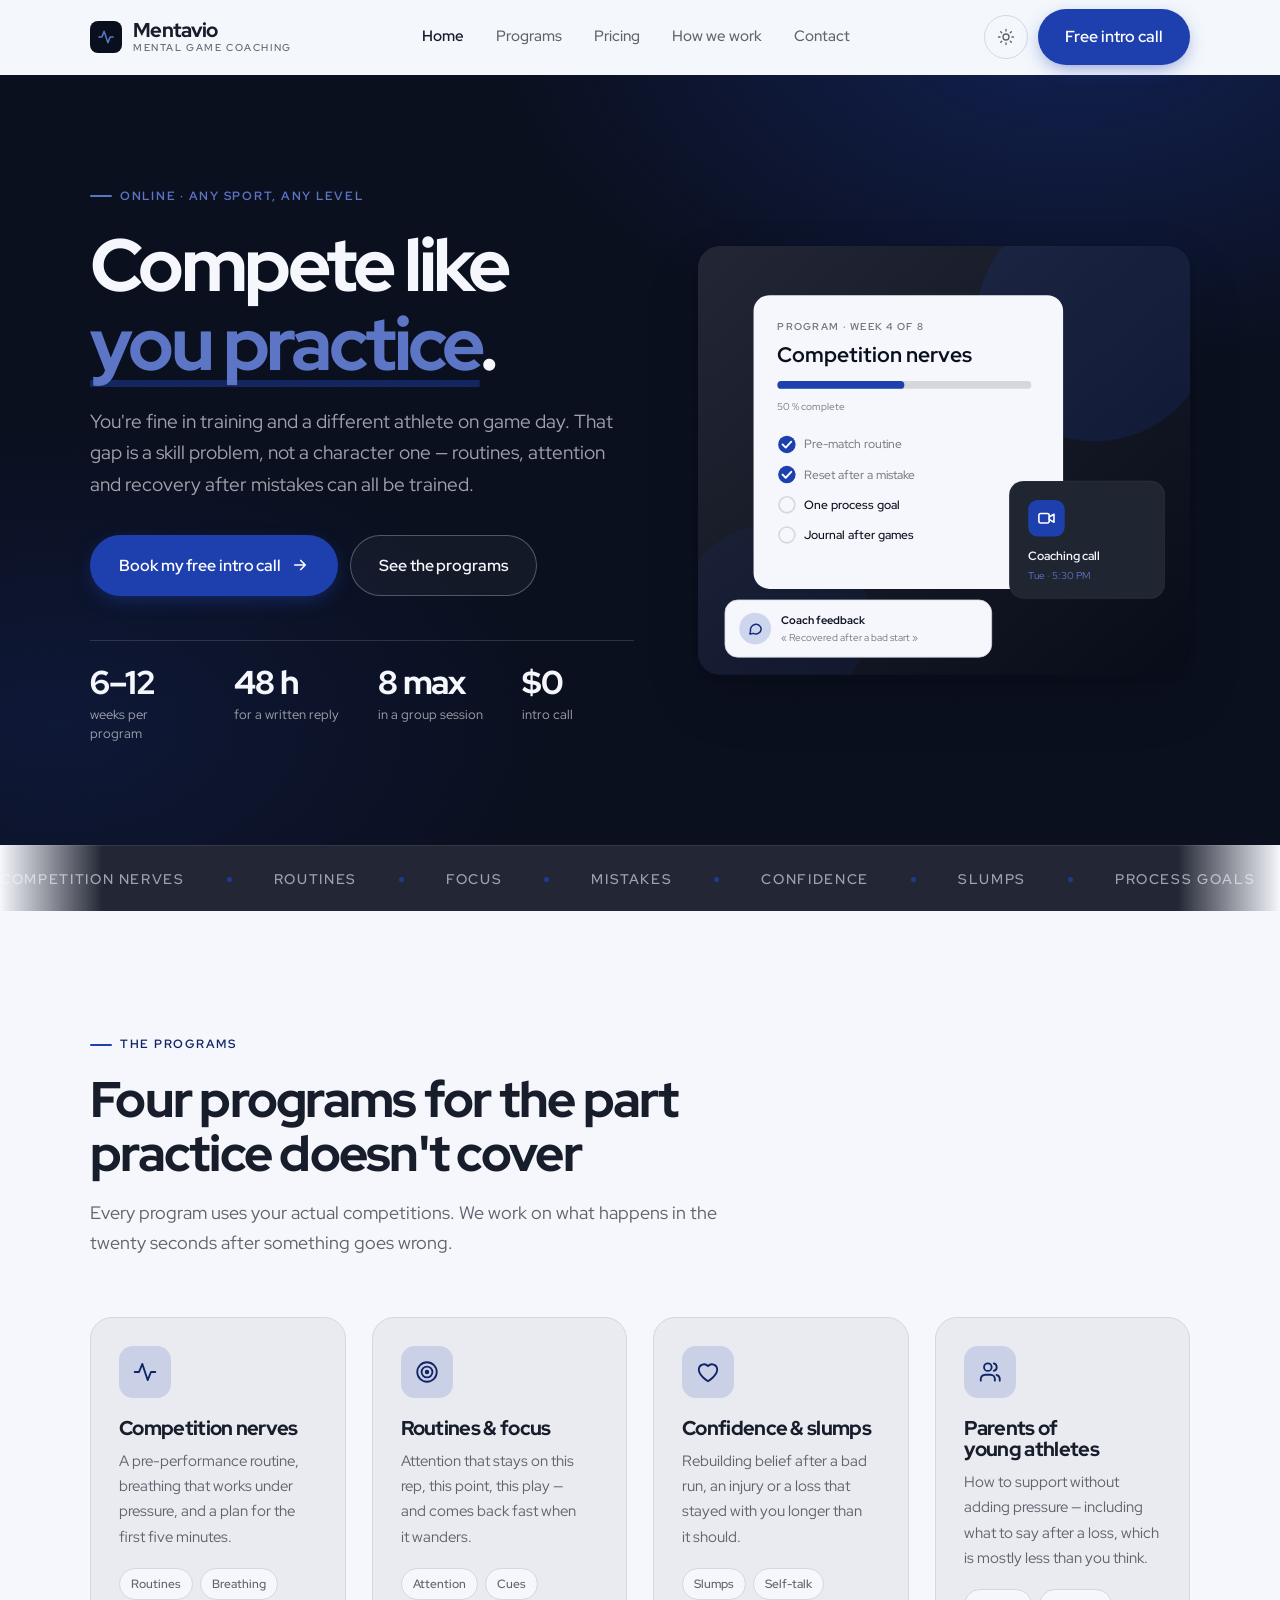
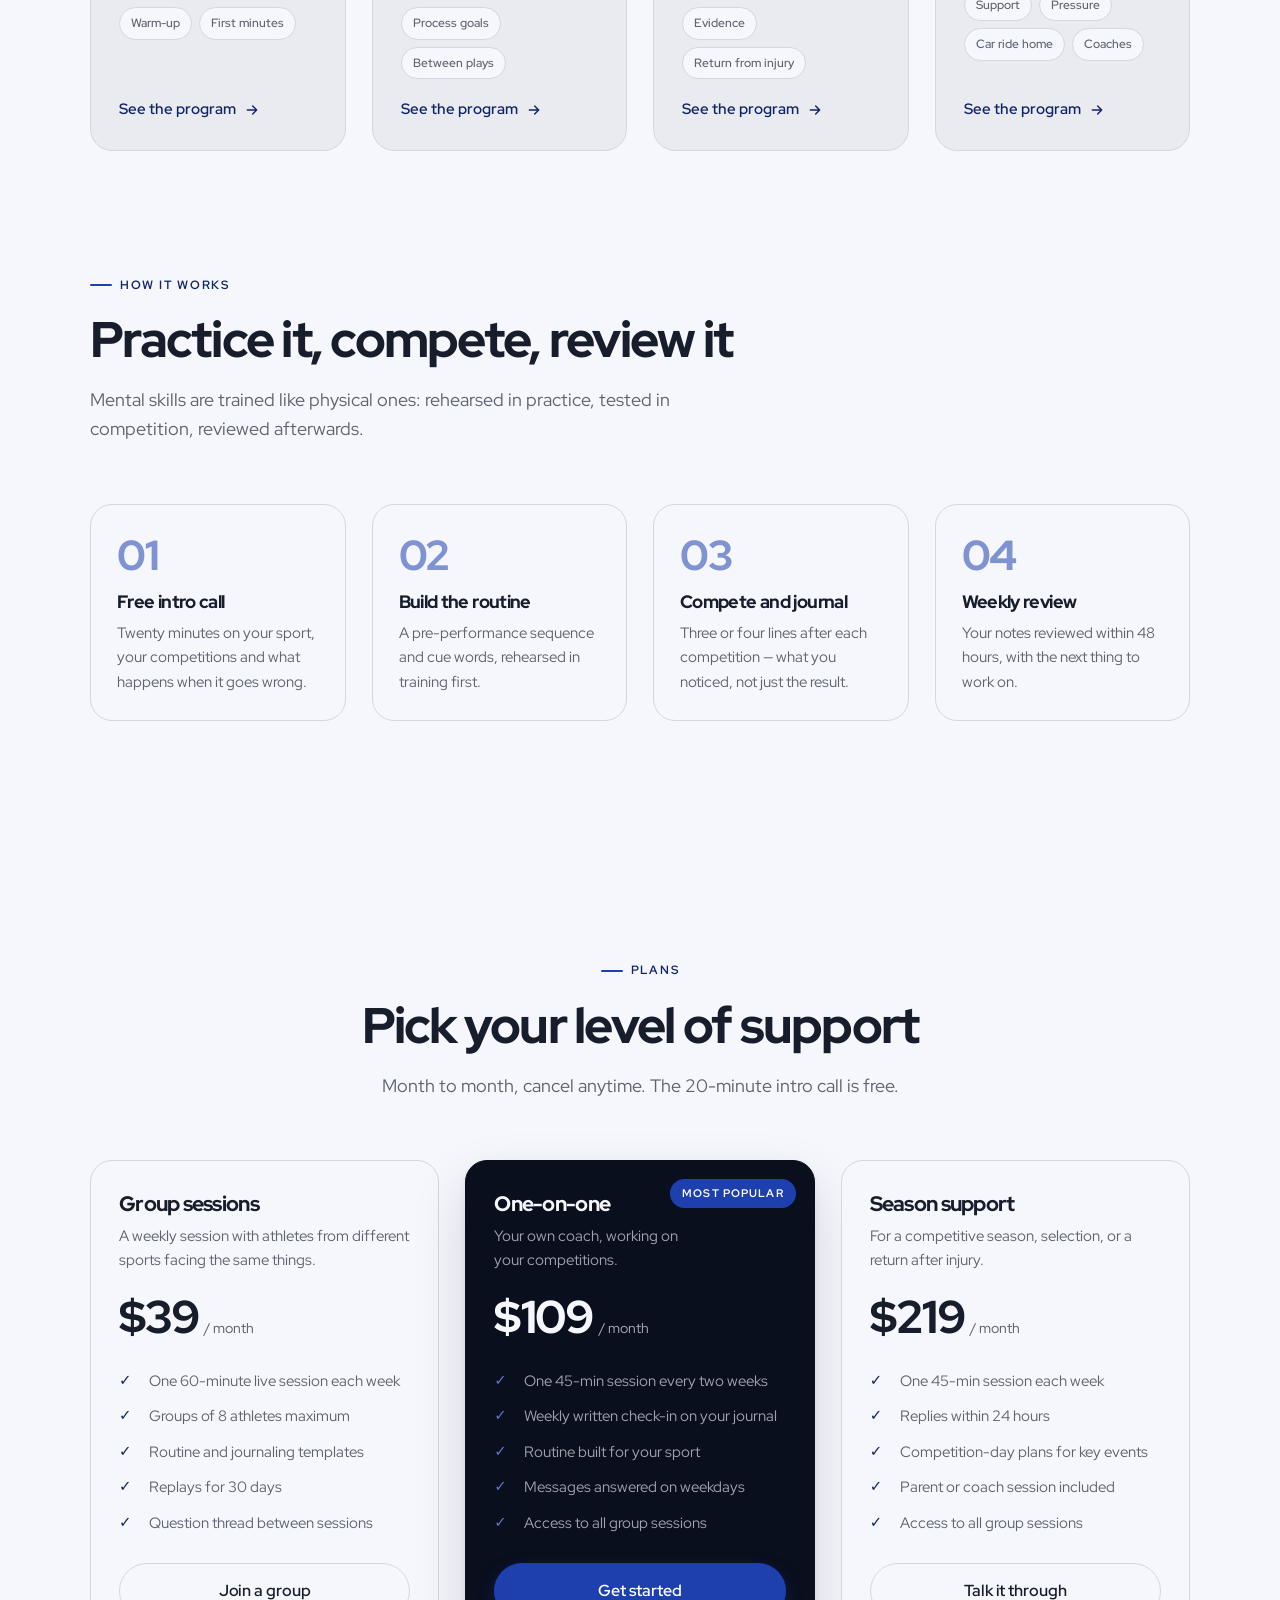
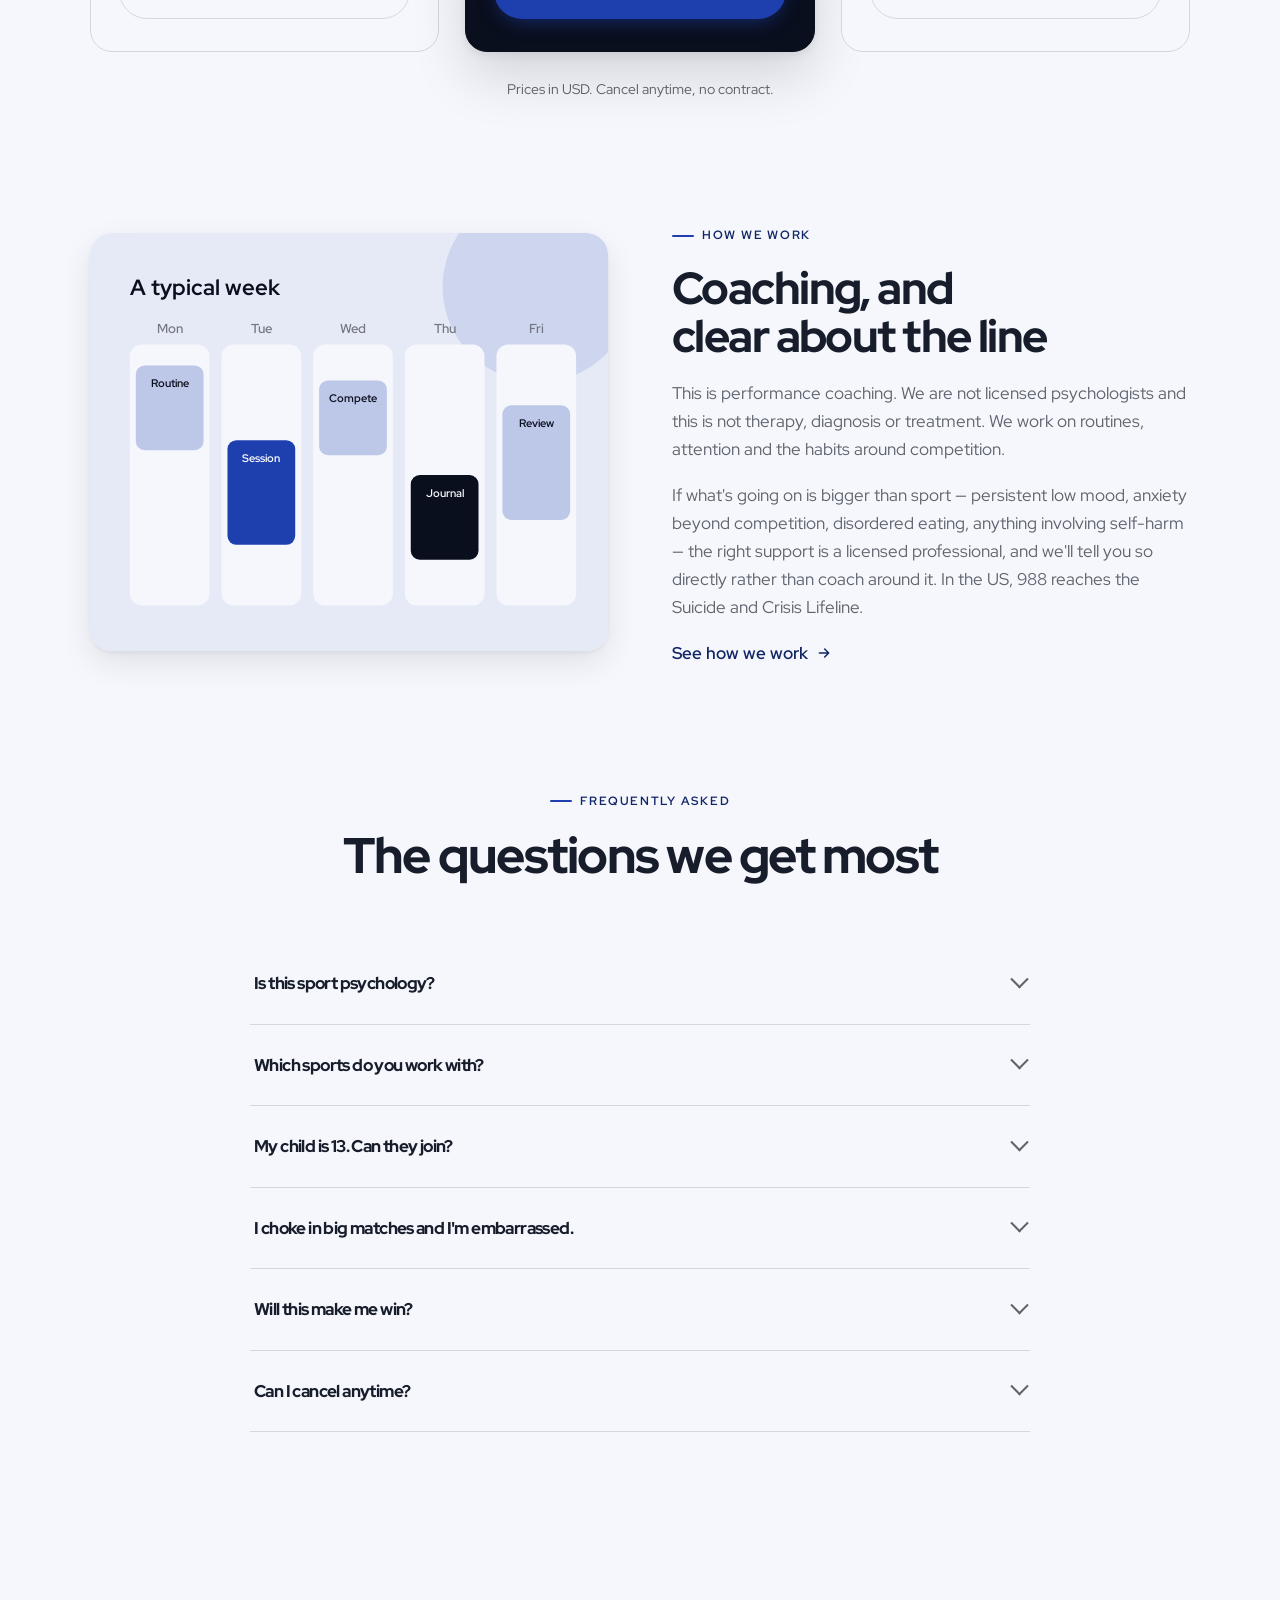
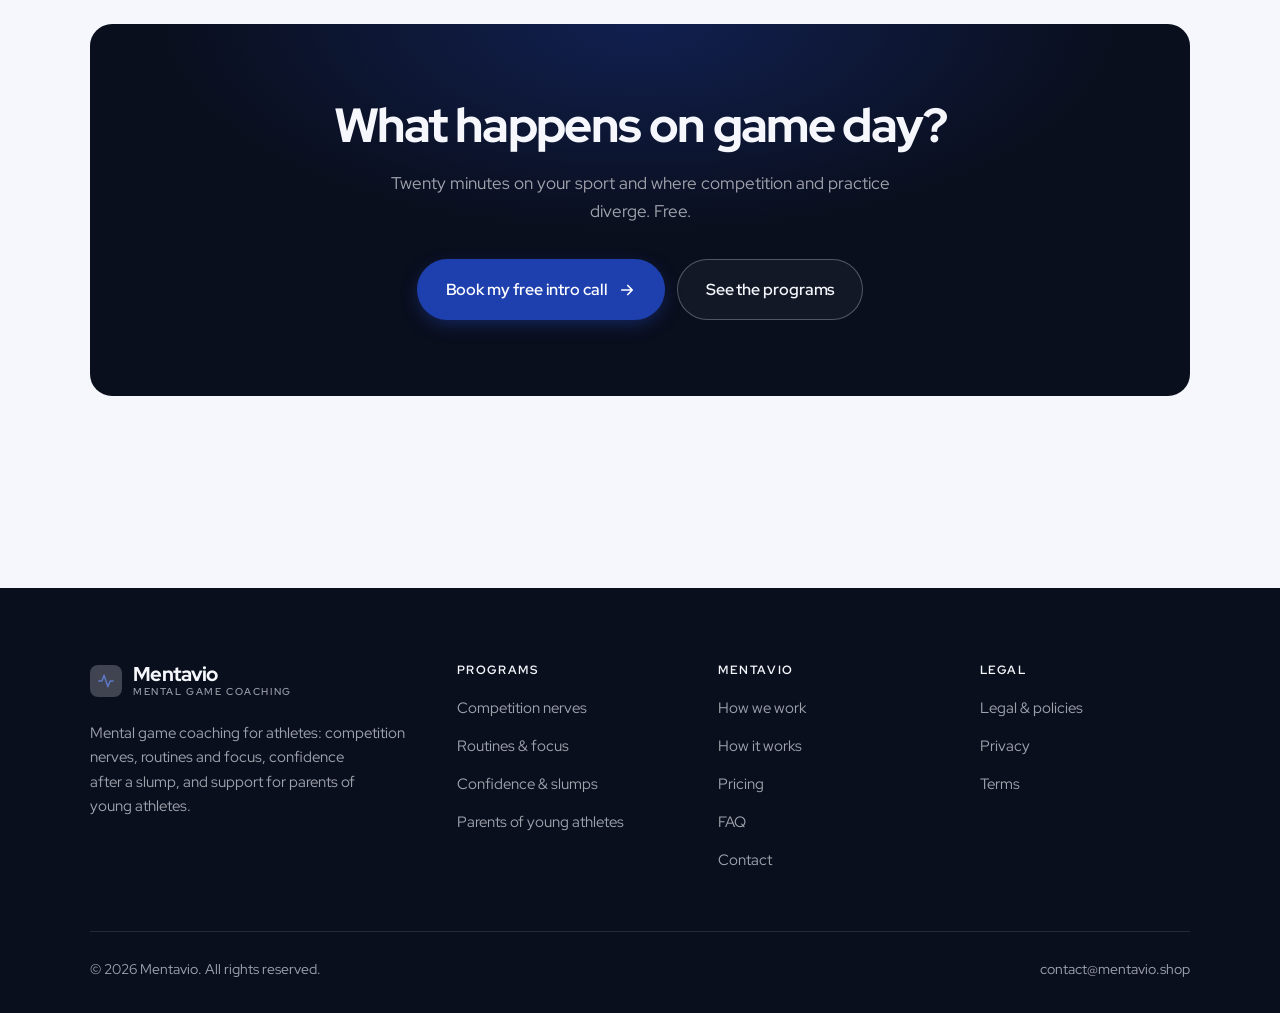
<file: index.html>
<!DOCTYPE html>
<html lang="en" class="no-js">
<head>
<meta charset="utf-8">
<meta name="viewport" content="width=device-width, initial-scale=1">
<title>Mentavio — Mental game coaching: compete like you practice</title>
<meta name="description" content="Mental performance coaching for athletes: competition nerves, pre-game routines, refocusing after mistakes, confidence after a slump. Not therapy. Free intro call.">
<link rel="canonical" href="https://mentavio.shop/">

<meta property="og:type" content="website">
<meta property="og:url" content="https://mentavio.shop/">
<meta property="og:site_name" content="Mentavio">
<meta property="og:locale" content="en_US">
<meta property="og:title" content="Mentavio — Mental game coaching: compete like you practice">
<meta property="og:description" content="Mental performance coaching for athletes: competition nerves, pre-game routines, refocusing after mistakes, confidence after a slump. Not therapy. Free intro call.">
<meta name="theme-color" content="#0a0f1e">

<link rel="icon" href="assets/img/favicon.svg" type="image/svg+xml">
<link rel="preconnect" href="https://fonts.googleapis.com">
<link rel="preconnect" href="https://fonts.gstatic.com" crossorigin>
<link rel="stylesheet" href="https://fonts.googleapis.com/css2?family=Red+Hat+Display:wght@400..800&display=swap">
<link rel="stylesheet" href="assets/css/style.css">

<!-- Thème appliqué avant le premier rendu (évite le flash) -->
<script>
document.documentElement.classList.remove('no-js');
(function(){try{var t=localStorage.getItem('site-theme');if(t){document.documentElement.setAttribute('data-theme',t);}}catch(e){}})();
</script>
<script type="application/ld+json">
{
  "@context": "https://schema.org",
  "@type": "Organization",
  "name": "Mentavio",
  "url": "https://mentavio.shop/",
  "email": "contact@mentavio.shop",
  "description": "Mental performance coaching for athletes: competition nerves, pre-game routines, refocusing after mistakes, confidence after a slump. Not therapy. Free intro call.",
  "areaServed": "US",
  "knowsLanguage": "en"
}
</script>
</head>

<body>
<a class="skip-link" href="#main">Skip to main content</a>

<header class="site-header">
  <nav class="wrap nav" aria-label="Main navigation">
    <a class="brand" href="index.html">
      <svg class="brand__mark" viewBox="0 0 64 64" aria-hidden="true">
        <rect class="bm-bg" width="64" height="64" rx="16"/>
        <g class="bm-ic" transform="translate(14 14) scale(1.5)" fill="none" stroke-width="2.1" stroke-linecap="round" stroke-linejoin="round"><path d="M2.5 12h4l3-7.5 5 15 3-7.5h4"/></g>
      </svg>
      <span>Mentavio<span class="brand__sub">Mental game coaching</span></span>
    </a>

    <ul class="nav__links" id="nav-links">
      <li><a href="index.html" aria-current="page">Home</a></li>
      <li><a href="programs.html">Programs</a></li>
      <li><a href="index.html#pricing">Pricing</a></li>
      <li><a href="about.html">How we work</a></li>
      <li><a href="contact.html">Contact</a></li>
      <li><a class="btn btn--primary" href="contact.html">Free intro call</a></li>
    </ul>

    <div class="nav__cta">
      <button class="theme-toggle" type="button" aria-label="Switch to dark theme">
        <svg class="icon-sun" viewBox="0 0 24 24" fill="none" stroke="currentColor" stroke-width="1.8" stroke-linecap="round" aria-hidden="true"><circle cx="12" cy="12" r="4"/><path d="M12 2v2m0 16v2M2 12h2m16 0h2M4.9 4.9l1.4 1.4m11.4 11.4 1.4 1.4M19.1 4.9l-1.4 1.4M6.3 17.7l-1.4 1.4"/></svg>
        <svg class="icon-moon" viewBox="0 0 24 24" fill="none" stroke="currentColor" stroke-width="1.8" stroke-linecap="round" stroke-linejoin="round" aria-hidden="true"><path d="M21 12.8A9 9 0 1 1 11.2 3a7 7 0 0 0 9.8 9.8z"/></svg>
      </button>
      <a class="btn btn--primary" href="contact.html">Free intro call</a>
      <button class="nav__toggle" type="button" aria-expanded="false" aria-controls="nav-links" aria-label="Open menu">
        <svg class="icon-open" viewBox="0 0 24 24" fill="none" stroke="currentColor" stroke-width="2" stroke-linecap="round" aria-hidden="true"><path d="M3 6h18M3 12h18M3 18h18"/></svg>
        <svg class="icon-close" viewBox="0 0 24 24" fill="none" stroke="currentColor" stroke-width="2" stroke-linecap="round" aria-hidden="true"><path d="M6 6l12 12M18 6L6 18"/></svg>
      </button>
    </div>
  </nav>
</header>

<main id="main">

<section class="hero">
  <div class="wrap hero__inner">
    <div>
      <span class="eyebrow hero__eyebrow">Online · Any sport, any level</span>
      <h1>Compete like<br> <em>you practice</em>.</h1>
      <p class="hero__lede">You're fine in training and a different athlete on game day. That gap is a skill problem, not a character one — routines, attention and recovery after mistakes can all be trained.</p>

      <div class="hero__actions">
        <a class="btn btn--primary btn--lg" href="contact.html">Book my free intro call <svg viewBox="0 0 24 24" fill="none" stroke="currentColor" stroke-width="2.2" stroke-linecap="round" stroke-linejoin="round" aria-hidden="true"><path d="M5 12h14M13 6l6 6-6 6"/></svg></a>
        <a class="btn btn--on-dark btn--lg" href="programs.html">See the programs</a>
      </div>

      <ul class="hero__proof">
        <li><span class="stat__num">6–12</span><span class="stat__label">weeks per program</span></li>
        <li><span class="stat__num">48 h</span><span class="stat__label">for a written reply</span></li>
        <li><span class="stat__num">8 max</span><span class="stat__label">in a group session</span></li>
        <li><span class="stat__num">$0</span><span class="stat__label">intro call</span></li>
      </ul>
    </div>

    <div class="hero__art">
      <svg viewBox="0 0 620 540" role="img" aria-label="A mental performance program in week 4 of 8, showing this week's work, the next coaching call and coach feedback.">
        <defs>
          <linearGradient id="hbg" x1="0" y1="0" x2="1" y2="1">
            <stop offset="0" stop-color="#232735"/><stop offset="1" stop-color="#080c18"/>
          </linearGradient>
        </defs>
        <rect width="620" height="540" rx="22" fill="url(#hbg)"/>
        <circle cx="500" cy="96" r="150" fill="#1e40af" opacity=".16"/>
        <circle cx="96" cy="470" r="120" fill="#1e40af" opacity=".08"/>

        <g style="font-family: var(--font-body)">
          <!-- Carte programme -->
          <rect x="70" y="62" width="390" height="370" rx="20" fill="#f5f7fc"/>
          <text x="100" y="106" font-size="12" font-weight="650" letter-spacing="1.6" fill="#747782">PROGRAM · WEEK 4 OF 8</text>
          <text x="100" y="146" font-size="27" font-weight="700" fill="#0a0f1e" style="font-family: var(--font-display)">Competition nerves</text>
          <rect x="100" y="170" width="320" height="10" rx="5" fill="#d4d7dd"/>
          <rect x="100" y="170" width="160" height="10" rx="5" fill="#1e40af"/>
          <text x="100" y="206" font-size="13" fill="#747782">50 % complete</text>
          <circle cx="112" cy="250" r="11" fill="#1e40af"/><path d="M106.5 250l4 4 7-7.5" fill="none" stroke="#ffffff" stroke-width="2.4" stroke-linecap="round" stroke-linejoin="round"/><text x="134" y="255" font-size="15.5" fill="#747782" font-weight="450">Pre-match routine</text>
          <circle cx="112" cy="288" r="11" fill="#1e40af"/><path d="M106.5 288l4 4 7-7.5" fill="none" stroke="#ffffff" stroke-width="2.4" stroke-linecap="round" stroke-linejoin="round"/><text x="134" y="293" font-size="15.5" fill="#747782" font-weight="450">Reset after a mistake</text>
          <circle cx="112" cy="326" r="10" fill="none" stroke="#d4d7dd" stroke-width="2"/><text x="134" y="331" font-size="15.5" fill="#0a0f1e" font-weight="560">One process goal</text>
          <circle cx="112" cy="364" r="10" fill="none" stroke="#d4d7dd" stroke-width="2"/><text x="134" y="369" font-size="15.5" fill="#0a0f1e" font-weight="560">Journal after games</text>

          <!-- Carte séance -->
          <rect x="392" y="296" width="196" height="148" rx="18" fill="#202532" stroke="#ffffff" stroke-opacity=".08"/>
          <rect x="416" y="320" width="46" height="46" rx="12" fill="#1e40af"/>
          <g transform="translate(427 331)" fill="none" stroke="#ffffff" color="#ffffff" stroke-width="2" stroke-linecap="round" stroke-linejoin="round"><rect x="2.5" y="6" width="13" height="12" rx="2.5"/><path d="M15.5 10.5 21.5 7v10l-6-3.5z"/></g>
          <text x="416" y="396" font-size="15" font-weight="650" fill="#f5f7fc">Coaching call</text>
          <text x="416" y="420" font-size="13" fill="#5d75c5">Tue · 5:30 PM</text>

          <!-- Retour du coach -->
          <rect x="34" y="446" width="336" height="72" rx="16" fill="#f5f7fc" stroke="#d4d7dd"/>
          <circle cx="72" cy="482" r="20" fill="#ced6ee"/>
          <g transform="translate(62 472) scale(.84)" fill="none" stroke="#142a72" stroke-width="2.2" stroke-linecap="round" stroke-linejoin="round"><path d="M21 12a8 8 0 0 1-11.6 7.1L4 20l1-4.6A8 8 0 1 1 21 12z"/></g>
          <text x="104" y="476" font-size="13.5" font-weight="700" fill="#0a0f1e">Coach feedback</text>
          <text x="104" y="498" font-size="13" fill="#747782">« Recovered after a bad start »</text>
        </g>
      </svg>
    </div>
  </div>
</section>

<div class="marquee" aria-hidden="true">
  <div class="marquee__track"><span>Competition nerves</span><span>Routines</span><span>Focus</span><span>Mistakes</span><span>Confidence</span><span>Slumps</span><span>Process goals</span><span>Pressure</span><span>Self-talk</span><span>Parents</span><span>Competition nerves</span><span>Routines</span><span>Focus</span><span>Mistakes</span><span>Confidence</span><span>Slumps</span><span>Process goals</span><span>Pressure</span><span>Self-talk</span><span>Parents</span></div>
</div>

<section class="section wrap" id="programs">
  <div class="section-head reveal">
    <span class="eyebrow">The programs</span>
    <h2>Four programs for the part practice doesn't cover</h2>
    <p>Every program uses your actual competitions. We work on what happens in the twenty seconds after something goes wrong.</p>
  </div>
  <div class="grid grid--4 reveal-group">
    <a class="card" href="programs.html#nerves">
      <div class="card__icon"><svg viewBox="0 0 24 24" fill="none" stroke="currentColor" stroke-width="1.7" stroke-linecap="round" stroke-linejoin="round" aria-hidden="true"><path d="M2.5 12h4l3-7.5 5 15 3-7.5h4"/></svg></div>
      <h3>Competition nerves</h3>
      <p>A pre-performance routine, breathing that works under pressure, and a plan for the first five minutes.</p>
      <ul class="tags"><li>Routines</li><li>Breathing</li><li>Warm-up</li><li>First minutes</li></ul>
      <span class="arrow-link">See the program <svg viewBox="0 0 24 24" fill="none" stroke="currentColor" stroke-width="2.2" stroke-linecap="round" stroke-linejoin="round" aria-hidden="true"><path d="M5 12h14M13 6l6 6-6 6"/></svg></span>
    </a>
    <a class="card" href="programs.html#focus">
      <div class="card__icon"><svg viewBox="0 0 24 24" fill="none" stroke="currentColor" stroke-width="1.7" stroke-linecap="round" stroke-linejoin="round" aria-hidden="true"><circle cx="12" cy="12" r="9"/><circle cx="12" cy="12" r="5"/><circle cx="12" cy="12" r="1.2" fill="currentColor"/></svg></div>
      <h3>Routines &amp; focus</h3>
      <p>Attention that stays on this rep, this point, this play — and comes back fast when it wanders.</p>
      <ul class="tags"><li>Attention</li><li>Cues</li><li>Process goals</li><li>Between plays</li></ul>
      <span class="arrow-link">See the program <svg viewBox="0 0 24 24" fill="none" stroke="currentColor" stroke-width="2.2" stroke-linecap="round" stroke-linejoin="round" aria-hidden="true"><path d="M5 12h14M13 6l6 6-6 6"/></svg></span>
    </a>
    <a class="card" href="programs.html#confidence">
      <div class="card__icon"><svg viewBox="0 0 24 24" fill="none" stroke="currentColor" stroke-width="1.7" stroke-linecap="round" stroke-linejoin="round" aria-hidden="true"><path d="M12 20.5s-8.5-4.8-8.5-11A4.8 4.8 0 0 1 12 6.6a4.8 4.8 0 0 1 8.5 2.9c0 6.2-8.5 11-8.5 11z"/></svg></div>
      <h3>Confidence &amp; slumps</h3>
      <p>Rebuilding belief after a bad run, an injury or a loss that stayed with you longer than it should.</p>
      <ul class="tags"><li>Slumps</li><li>Self-talk</li><li>Evidence</li><li>Return from injury</li></ul>
      <span class="arrow-link">See the program <svg viewBox="0 0 24 24" fill="none" stroke="currentColor" stroke-width="2.2" stroke-linecap="round" stroke-linejoin="round" aria-hidden="true"><path d="M5 12h14M13 6l6 6-6 6"/></svg></span>
    </a>
    <a class="card" href="programs.html#parents">
      <div class="card__icon"><svg viewBox="0 0 24 24" fill="none" stroke="currentColor" stroke-width="1.7" stroke-linecap="round" stroke-linejoin="round" aria-hidden="true"><path d="M16.5 20v-1.5a4 4 0 0 0-4-4h-5a4 4 0 0 0-4 4V20"/><circle cx="10" cy="7.5" r="3.5"/><path d="M21 20v-1.5a4 4 0 0 0-3-3.9M15.5 4.1a3.5 3.5 0 0 1 0 6.8"/></svg></div>
      <h3>Parents of young athletes</h3>
      <p>How to support without adding pressure — including what to say after a loss, which is mostly less than you think.</p>
      <ul class="tags"><li>Support</li><li>Pressure</li><li>Car ride home</li><li>Coaches</li></ul>
      <span class="arrow-link">See the program <svg viewBox="0 0 24 24" fill="none" stroke="currentColor" stroke-width="2.2" stroke-linecap="round" stroke-linejoin="round" aria-hidden="true"><path d="M5 12h14M13 6l6 6-6 6"/></svg></span>
    </a>
  </div>
</section>

<section class="section section--flush wrap" id="how-it-works">
  <div class="section-head reveal">
    <span class="eyebrow">How it works</span>
    <h2>Practice it, compete, review it</h2>
    <p>Mental skills are trained like physical ones: rehearsed in practice, tested in competition, reviewed afterwards.</p>
  </div>
  <div class="grid grid--4 steps reveal-group">
    <article class="step">
      <h3>Free intro call</h3>
      <p>Twenty minutes on your sport, your competitions and what happens when it goes wrong.</p>
    </article>
    <article class="step">
      <h3>Build the routine</h3>
      <p>A pre-performance sequence and cue words, rehearsed in training first.</p>
    </article>
    <article class="step">
      <h3>Compete and journal</h3>
      <p>Three or four lines after each competition — what you noticed, not just the result.</p>
    </article>
    <article class="step">
      <h3>Weekly review</h3>
      <p>Your notes reviewed within 48 hours, with the next thing to work on.</p>
    </article>
  </div>
</section>

<section class="section wrap" id="pricing">
  <div class="section-head section-head--center reveal">
    <span class="eyebrow">Plans</span>
    <h2>Pick your level of support</h2>
    <p>Month to month, cancel anytime. The 20-minute intro call is free.</p>
  </div>
  <div class="grid grid--3 plans reveal-group">
    <article class="plan">
      
      <h3>Group sessions</h3>
      <p class="plan__desc">A weekly session with athletes from different sports facing the same things.</p>
      <p class="plan__price">$39<span class="plan__period">/ month</span></p>
      <ul class="plan__features">
        <li>One 60-minute live session each week</li>
        <li>Groups of 8 athletes maximum</li>
        <li>Routine and journaling templates</li>
        <li>Replays for 30 days</li>
        <li>Question thread between sessions</li>
      </ul>
      <a class="btn btn--ghost btn--block" href="contact.html">Join a group</a>
    </article>
    <article class="plan plan--featured">
      <span class="plan__tag">Most popular</span>
      <h3>One-on-one</h3>
      <p class="plan__desc">Your own coach, working on your competitions.</p>
      <p class="plan__price">$109<span class="plan__period">/ month</span></p>
      <ul class="plan__features">
        <li>One 45-min session every two weeks</li>
        <li>Weekly written check-in on your journal</li>
        <li>Routine built for your sport</li>
        <li>Messages answered on weekdays</li>
        <li>Access to all group sessions</li>
      </ul>
      <a class="btn btn--primary btn--block" href="contact.html">Get started</a>
    </article>
    <article class="plan">
      
      <h3>Season support</h3>
      <p class="plan__desc">For a competitive season, selection, or a return after injury.</p>
      <p class="plan__price">$219<span class="plan__period">/ month</span></p>
      <ul class="plan__features">
        <li>One 45-min session each week</li>
        <li>Replies within 24 hours</li>
        <li>Competition-day plans for key events</li>
        <li>Parent or coach session included</li>
        <li>Access to all group sessions</li>
      </ul>
      <a class="btn btn--ghost btn--block" href="contact.html">Talk it through</a>
    </article>
  </div>
  <p class="plans-note">Prices in USD. Cancel anytime, no contract.</p>
</section>

<section class="section section--flush wrap">
  <div class="split reveal">
    <div class="split__art">
      <svg viewBox="0 0 520 420" role="img" aria-label="Example of a typical week: Routine, Session, Compete, Journal, Review.">
        <rect width="520" height="420" rx="20" fill="#e6eaf7"/>
        <circle cx="450" cy="54" r="96" fill="#1e40af" opacity=".12"/>
        <g style="font-family: var(--font-body)">
        <text x="40" y="62" font-size="22" font-weight="700" fill="#0a0f1e" style="font-family: var(--font-display)">A typical week</text>
        <text x="80" y="100" text-anchor="middle" font-size="13" font-weight="600" fill="#747782">Mon</text>
        <rect x="40" y="112" width="80" height="262" rx="12" fill="#f5f7fc"/>
        <rect x="46" y="133" width="68" height="85" rx="9" fill="#bdc7e8"/>
        <text x="80" y="155" text-anchor="middle" font-size="11" font-weight="650" fill="#0a0f1e">Routine</text>
        <text x="172" y="100" text-anchor="middle" font-size="13" font-weight="600" fill="#747782">Tue</text>
        <rect x="132" y="112" width="80" height="262" rx="12" fill="#f5f7fc"/>
        <rect x="138" y="208" width="68" height="105" rx="9" fill="#1e40af"/>
        <text x="172" y="230" text-anchor="middle" font-size="11" font-weight="650" fill="#ffffff">Session</text>
        <text x="264" y="100" text-anchor="middle" font-size="13" font-weight="600" fill="#747782">Wed</text>
        <rect x="224" y="112" width="80" height="262" rx="12" fill="#f5f7fc"/>
        <rect x="230" y="148" width="68" height="75" rx="9" fill="#bdc7e8"/>
        <text x="264" y="170" text-anchor="middle" font-size="11" font-weight="650" fill="#0a0f1e">Compete</text>
        <text x="356" y="100" text-anchor="middle" font-size="13" font-weight="600" fill="#747782">Thu</text>
        <rect x="316" y="112" width="80" height="262" rx="12" fill="#f5f7fc"/>
        <rect x="322" y="243" width="68" height="85" rx="9" fill="#0a0f1e"/>
        <text x="356" y="265" text-anchor="middle" font-size="11" font-weight="650" fill="#f5f7fc">Journal</text>
        <text x="448" y="100" text-anchor="middle" font-size="13" font-weight="600" fill="#747782">Fri</text>
        <rect x="408" y="112" width="80" height="262" rx="12" fill="#f5f7fc"/>
        <rect x="414" y="173" width="68" height="115" rx="9" fill="#bdc7e8"/>
        <text x="448" y="195" text-anchor="middle" font-size="11" font-weight="650" fill="#0a0f1e">Review</text>
        </g>
      </svg>
    </div>
    <div>
      <span class="eyebrow">How we work</span>
      <h2>Coaching, and clear about the line</h2>
      <p>This is performance coaching. We are not licensed psychologists and this is not therapy, diagnosis or treatment. We work on routines, attention and the habits around competition.</p>
      <p>If what's going on is bigger than sport — persistent low mood, anxiety beyond competition, disordered eating, anything involving self-harm — the right support is a licensed professional, and we'll tell you so directly rather than coach around it. In the US, 988 reaches the Suicide and Crisis Lifeline.</p>
      <p><a class="arrow-link" href="about.html">See how we work <svg viewBox="0 0 24 24" fill="none" stroke="currentColor" stroke-width="2.2" stroke-linecap="round" stroke-linejoin="round" aria-hidden="true"><path d="M5 12h14M13 6l6 6-6 6"/></svg></a></p>
    </div>
  </div>
</section>

<section class="section section--flush wrap" id="faq">
  <div class="section-head section-head--center reveal">
    <span class="eyebrow">Frequently asked</span>
    <h2>The questions we get most</h2>
  </div>
  <div class="faq reveal">
    <details>
      <summary>Is this sport psychology?</summary>
      <p>No. Licensed sport psychologists are trained clinicians who can assess and treat. We're performance coaches working on routines and habits. If you need the former, we'll say so.</p>
    </details>
    <details>
      <summary>Which sports do you work with?</summary>
      <p>Individual and team sports both. The mental skills are largely the same; the routines get built around your sport's specifics.</p>
    </details>
    <details>
      <summary>My child is 13. Can they join?</summary>
      <p>Yes, enrolled by a parent who can attend sessions. We also have a program for parents, which is often where the fastest change comes from.</p>
    </details>
    <details>
      <summary>I choke in big matches and I'm embarrassed.</summary>
      <p>It's one of the most common reasons people contact us, and it responds well to structure. It is not a character flaw.</p>
    </details>
    <details>
      <summary>Will this make me win?</summary>
      <p>No honest coach promises results. We work on what you control — preparation, attention, recovery after mistakes — and those tend to show up in performance.</p>
    </details>
    <details>
      <summary>Can I cancel anytime?</summary>
      <p>Yes. No contract, no minimum term. Access stays open until the end of the month you already paid for.</p>
    </details>
  </div>
</section>

<section class="wrap section--tight">
  <div class="cta-band reveal">
    <h2>What happens on game day?</h2>
    <p>Twenty minutes on your sport and where competition and practice diverge. Free.</p>
    <div class="hero__actions">
      <a class="btn btn--primary btn--lg" href="contact.html">Book my free intro call <svg viewBox="0 0 24 24" fill="none" stroke="currentColor" stroke-width="2.2" stroke-linecap="round" stroke-linejoin="round" aria-hidden="true"><path d="M5 12h14M13 6l6 6-6 6"/></svg></a>
      <a class="btn btn--on-dark btn--lg" href="programs.html">See the programs</a>
    </div>
  </div>
</section>

</main>

<footer class="site-footer">
  <div class="wrap">
    <div class="footer__grid">
      <div class="footer__brand">
        <a class="brand" href="index.html">
          <svg class="brand__mark" viewBox="0 0 64 64" aria-hidden="true">
        <rect class="bm-bg" width="64" height="64" rx="16"/>
        <g class="bm-ic" transform="translate(14 14) scale(1.5)" fill="none" stroke-width="2.1" stroke-linecap="round" stroke-linejoin="round"><path d="M2.5 12h4l3-7.5 5 15 3-7.5h4"/></g>
      </svg>
          <span>Mentavio<span class="brand__sub">Mental game coaching</span></span>
        </a>
        <p>Mental game coaching for athletes: competition nerves, routines and focus, confidence after a slump, and support for parents of young athletes.</p>
      </div>

      <div class="footer__col">
        <h4>Programs</h4>
        <ul>
          <li><a href="programs.html#nerves">Competition nerves</a></li>
          <li><a href="programs.html#focus">Routines &amp; focus</a></li>
          <li><a href="programs.html#confidence">Confidence &amp; slumps</a></li>
          <li><a href="programs.html#parents">Parents of young athletes</a></li>
        </ul>
      </div>

      <div class="footer__col">
        <h4>Mentavio</h4>
        <ul>
          <li><a href="about.html">How we work</a></li>
          <li><a href="index.html#how-it-works">How it works</a></li>
          <li><a href="index.html#pricing">Pricing</a></li>
          <li><a href="index.html#faq">FAQ</a></li>
          <li><a href="contact.html">Contact</a></li>
        </ul>
      </div>

      <div class="footer__col">
        <h4>Legal</h4>
        <ul>
          <li><a href="legal.html">Legal &amp; policies</a></li>
          <li><a href="legal.html#privacy">Privacy</a></li>
          <li><a href="legal.html#terms">Terms</a></li>
        </ul>
      </div>
    </div>

    <div class="footer__bottom">
      <p>© <span data-year>2026</span> Mentavio. All rights reserved.</p>
      <p><a href="mailto:contact@mentavio.shop">contact@mentavio.shop</a></p>
    </div>
  </div>
</footer>

<script src="assets/js/main.js" defer></script>
</body>
</html>
</file>
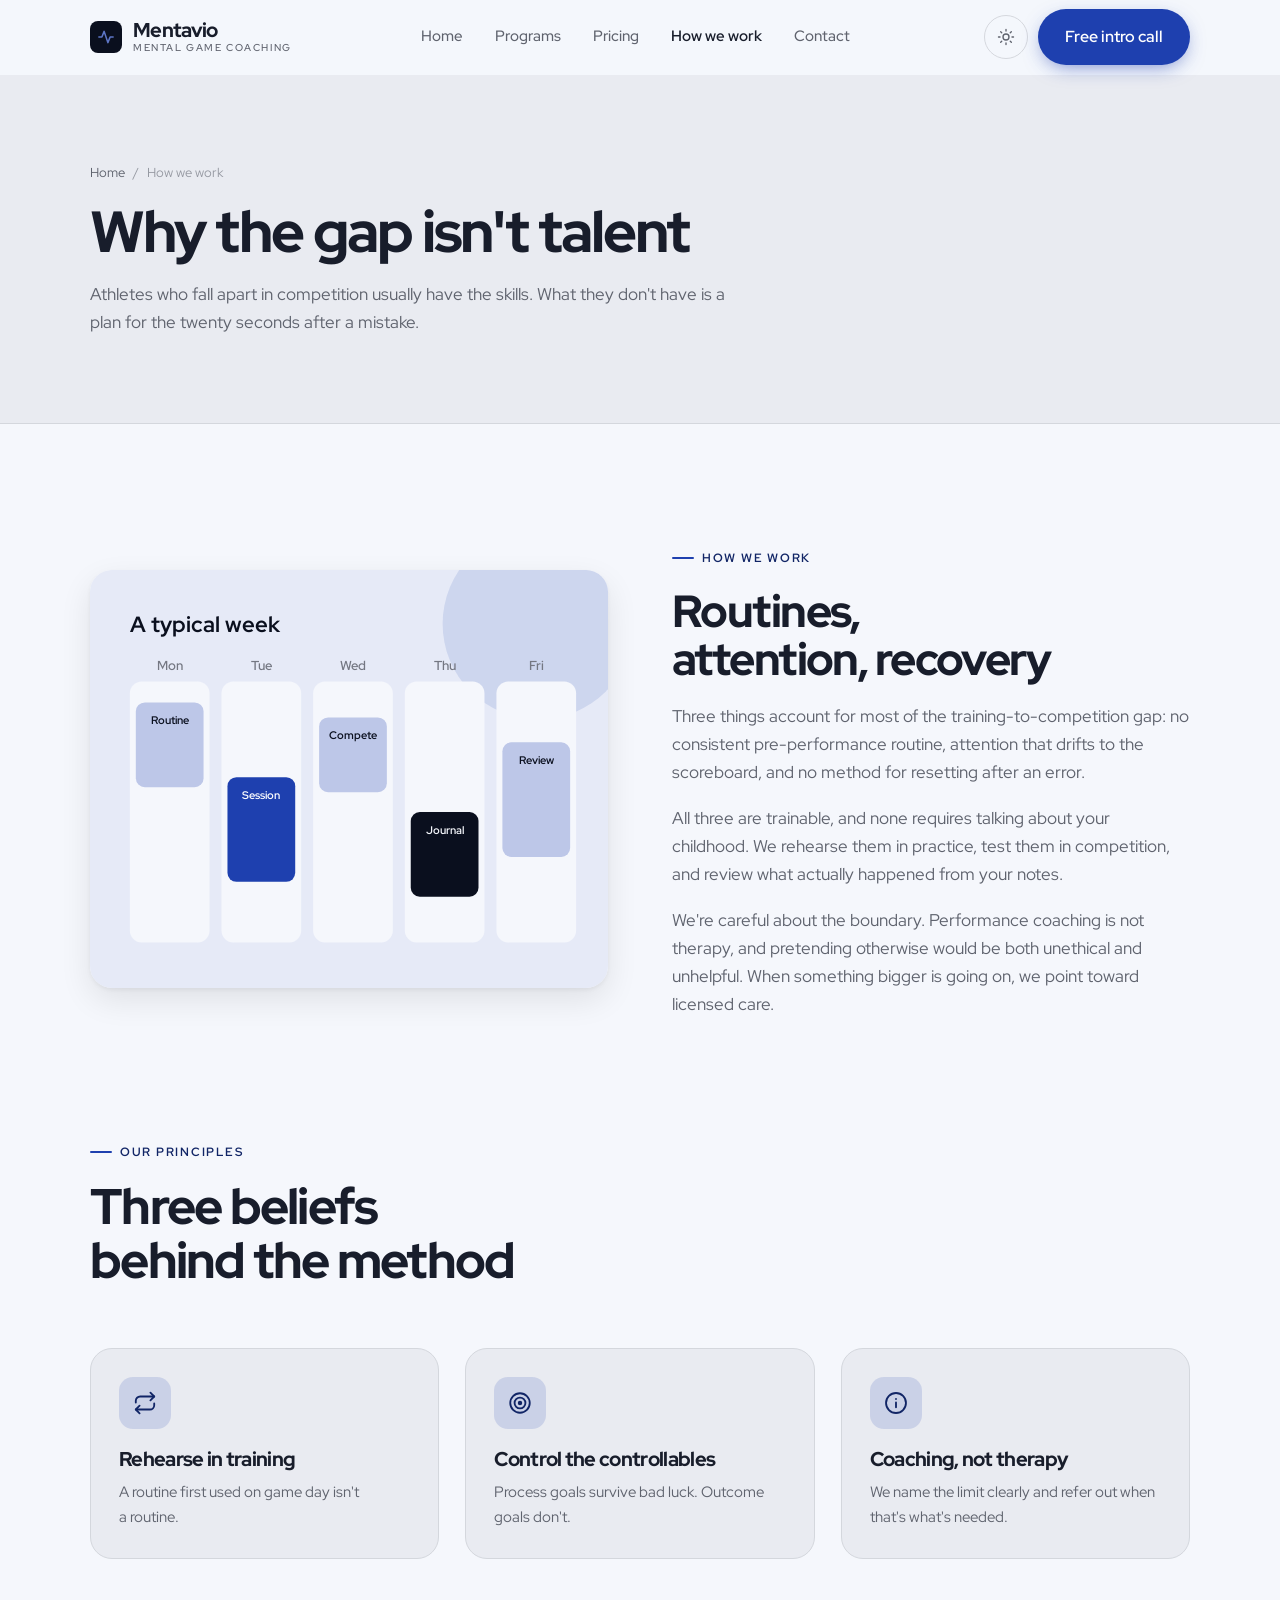
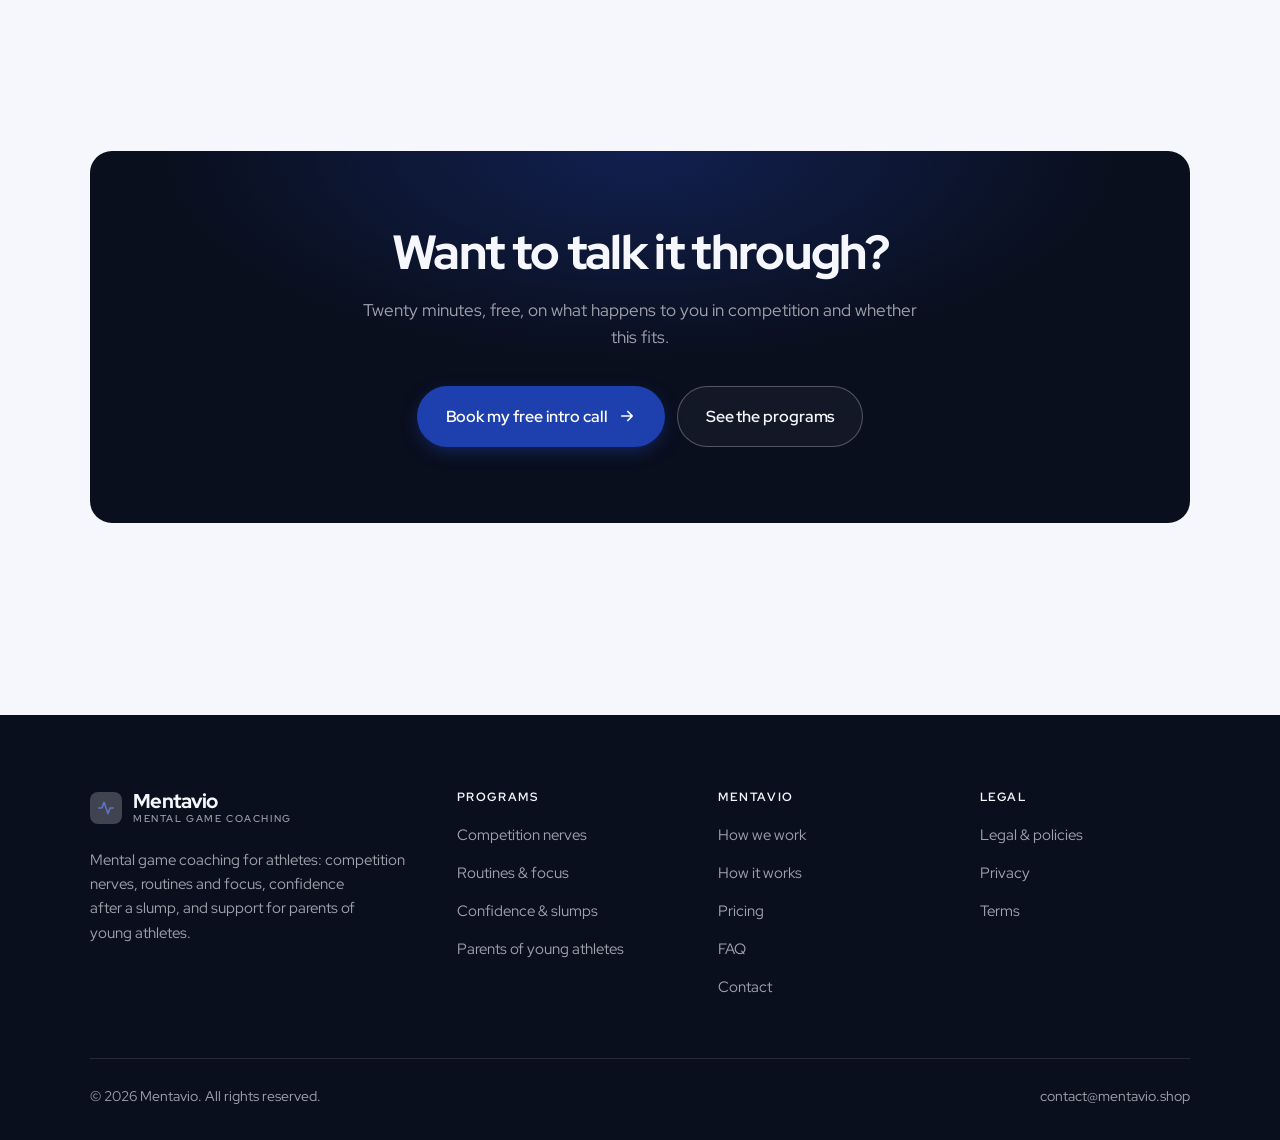
<file: about.html>
<!DOCTYPE html>
<html lang="en" class="no-js">
<head>
<meta charset="utf-8">
<meta name="viewport" content="width=device-width, initial-scale=1">
<title>How we work — Mentavio</title>
<meta name="description" content="How mental performance coaching works, where its limits are, and the principles behind Mentavio.">
<link rel="canonical" href="https://mentavio.shop/about.html">

<meta property="og:type" content="website">
<meta property="og:url" content="https://mentavio.shop/about.html">
<meta property="og:site_name" content="Mentavio">
<meta property="og:locale" content="en_US">
<meta property="og:title" content="How we work — Mentavio">
<meta property="og:description" content="How mental performance coaching works, where its limits are, and the principles behind Mentavio.">
<meta name="theme-color" content="#0a0f1e">

<link rel="icon" href="assets/img/favicon.svg" type="image/svg+xml">
<link rel="preconnect" href="https://fonts.googleapis.com">
<link rel="preconnect" href="https://fonts.gstatic.com" crossorigin>
<link rel="stylesheet" href="https://fonts.googleapis.com/css2?family=Red+Hat+Display:wght@400..800&display=swap">
<link rel="stylesheet" href="assets/css/style.css">

<!-- Thème appliqué avant le premier rendu (évite le flash) -->
<script>
document.documentElement.classList.remove('no-js');
(function(){try{var t=localStorage.getItem('site-theme');if(t){document.documentElement.setAttribute('data-theme',t);}}catch(e){}})();
</script>
</head>

<body>
<a class="skip-link" href="#main">Skip to main content</a>

<header class="site-header">
  <nav class="wrap nav" aria-label="Main navigation">
    <a class="brand" href="index.html">
      <svg class="brand__mark" viewBox="0 0 64 64" aria-hidden="true">
        <rect class="bm-bg" width="64" height="64" rx="16"/>
        <g class="bm-ic" transform="translate(14 14) scale(1.5)" fill="none" stroke-width="2.1" stroke-linecap="round" stroke-linejoin="round"><path d="M2.5 12h4l3-7.5 5 15 3-7.5h4"/></g>
      </svg>
      <span>Mentavio<span class="brand__sub">Mental game coaching</span></span>
    </a>

    <ul class="nav__links" id="nav-links">
      <li><a href="index.html">Home</a></li>
      <li><a href="programs.html">Programs</a></li>
      <li><a href="index.html#pricing">Pricing</a></li>
      <li><a href="about.html" aria-current="page">How we work</a></li>
      <li><a href="contact.html">Contact</a></li>
      <li><a class="btn btn--primary" href="contact.html">Free intro call</a></li>
    </ul>

    <div class="nav__cta">
      <button class="theme-toggle" type="button" aria-label="Switch to dark theme">
        <svg class="icon-sun" viewBox="0 0 24 24" fill="none" stroke="currentColor" stroke-width="1.8" stroke-linecap="round" aria-hidden="true"><circle cx="12" cy="12" r="4"/><path d="M12 2v2m0 16v2M2 12h2m16 0h2M4.9 4.9l1.4 1.4m11.4 11.4 1.4 1.4M19.1 4.9l-1.4 1.4M6.3 17.7l-1.4 1.4"/></svg>
        <svg class="icon-moon" viewBox="0 0 24 24" fill="none" stroke="currentColor" stroke-width="1.8" stroke-linecap="round" stroke-linejoin="round" aria-hidden="true"><path d="M21 12.8A9 9 0 1 1 11.2 3a7 7 0 0 0 9.8 9.8z"/></svg>
      </button>
      <a class="btn btn--primary" href="contact.html">Free intro call</a>
      <button class="nav__toggle" type="button" aria-expanded="false" aria-controls="nav-links" aria-label="Open menu">
        <svg class="icon-open" viewBox="0 0 24 24" fill="none" stroke="currentColor" stroke-width="2" stroke-linecap="round" aria-hidden="true"><path d="M3 6h18M3 12h18M3 18h18"/></svg>
        <svg class="icon-close" viewBox="0 0 24 24" fill="none" stroke="currentColor" stroke-width="2" stroke-linecap="round" aria-hidden="true"><path d="M6 6l12 12M18 6L6 18"/></svg>
      </button>
    </div>
  </nav>
</header>

<main id="main">

<section class="page-head">
  <div class="wrap">
    <nav class="breadcrumb" aria-label="Breadcrumb">
      <a href="index.html">Home</a><span>/</span><span aria-current="page">How we work</span>
    </nav>
    <h1>Why the gap isn't talent</h1>
    <p>Athletes who fall apart in competition usually have the skills. What they don't have is a plan for the twenty seconds after a mistake.</p>
  </div>
</section>

<section class="section wrap">
  <div class="split reveal">
    <div class="split__art">
      <svg viewBox="0 0 520 420" role="img" aria-label="Example of a typical week: Routine, Session, Compete, Journal, Review.">
        <rect width="520" height="420" rx="20" fill="#e6eaf7"/>
        <circle cx="450" cy="54" r="96" fill="#1e40af" opacity=".12"/>
        <g style="font-family: var(--font-body)">
        <text x="40" y="62" font-size="22" font-weight="700" fill="#0a0f1e" style="font-family: var(--font-display)">A typical week</text>
        <text x="80" y="100" text-anchor="middle" font-size="13" font-weight="600" fill="#747782">Mon</text>
        <rect x="40" y="112" width="80" height="262" rx="12" fill="#f5f7fc"/>
        <rect x="46" y="133" width="68" height="85" rx="9" fill="#bdc7e8"/>
        <text x="80" y="155" text-anchor="middle" font-size="11" font-weight="650" fill="#0a0f1e">Routine</text>
        <text x="172" y="100" text-anchor="middle" font-size="13" font-weight="600" fill="#747782">Tue</text>
        <rect x="132" y="112" width="80" height="262" rx="12" fill="#f5f7fc"/>
        <rect x="138" y="208" width="68" height="105" rx="9" fill="#1e40af"/>
        <text x="172" y="230" text-anchor="middle" font-size="11" font-weight="650" fill="#ffffff">Session</text>
        <text x="264" y="100" text-anchor="middle" font-size="13" font-weight="600" fill="#747782">Wed</text>
        <rect x="224" y="112" width="80" height="262" rx="12" fill="#f5f7fc"/>
        <rect x="230" y="148" width="68" height="75" rx="9" fill="#bdc7e8"/>
        <text x="264" y="170" text-anchor="middle" font-size="11" font-weight="650" fill="#0a0f1e">Compete</text>
        <text x="356" y="100" text-anchor="middle" font-size="13" font-weight="600" fill="#747782">Thu</text>
        <rect x="316" y="112" width="80" height="262" rx="12" fill="#f5f7fc"/>
        <rect x="322" y="243" width="68" height="85" rx="9" fill="#0a0f1e"/>
        <text x="356" y="265" text-anchor="middle" font-size="11" font-weight="650" fill="#f5f7fc">Journal</text>
        <text x="448" y="100" text-anchor="middle" font-size="13" font-weight="600" fill="#747782">Fri</text>
        <rect x="408" y="112" width="80" height="262" rx="12" fill="#f5f7fc"/>
        <rect x="414" y="173" width="68" height="115" rx="9" fill="#bdc7e8"/>
        <text x="448" y="195" text-anchor="middle" font-size="11" font-weight="650" fill="#0a0f1e">Review</text>
        </g>
      </svg>
    </div>
    <div>
      <span class="eyebrow">How we work</span>
      <h2>Routines, attention, recovery</h2>
      <p>Three things account for most of the training-to-competition gap: no consistent pre-performance routine, attention that drifts to the scoreboard, and no method for resetting after an error.</p>
      <p>All three are trainable, and none requires talking about your childhood. We rehearse them in practice, test them in competition, and review what actually happened from your notes.</p>
      <p>We're careful about the boundary. Performance coaching is not therapy, and pretending otherwise would be both unethical and unhelpful. When something bigger is going on, we point toward licensed care.</p>
      <!--
        TO DO: add a short introduction of the coach (name, real background),
        with a photo if possible. Do not invent credentials — see README.md.
      -->
    </div>
  </div>
</section>

<section class="section section--flush wrap">
  <div class="section-head reveal">
    <span class="eyebrow">Our principles</span>
    <h2>Three beliefs behind the method</h2>
  </div>
  <div class="grid grid--3 reveal-group">
    <article class="card">
      <div class="card__icon"><svg viewBox="0 0 24 24" fill="none" stroke="currentColor" stroke-width="1.7" stroke-linecap="round" stroke-linejoin="round" aria-hidden="true"><path d="M17 2.5l3.5 3.5L17 9.5"/><path d="M3.5 11.5V10A4 4 0 0 1 7.5 6h13M7 21.5 3.5 18 7 14.5"/><path d="M20.5 12.5V14a4 4 0 0 1-4 4h-13"/></svg></div>
      <h3>Rehearse in training</h3>
      <p>A routine first used on game day isn't a routine.</p>
    </article>
    <article class="card">
      <div class="card__icon"><svg viewBox="0 0 24 24" fill="none" stroke="currentColor" stroke-width="1.7" stroke-linecap="round" stroke-linejoin="round" aria-hidden="true"><circle cx="12" cy="12" r="9"/><circle cx="12" cy="12" r="5"/><circle cx="12" cy="12" r="1.2" fill="currentColor"/></svg></div>
      <h3>Control the controllables</h3>
      <p>Process goals survive bad luck. Outcome goals don't.</p>
    </article>
    <article class="card">
      <div class="card__icon"><svg viewBox="0 0 24 24" fill="none" stroke="currentColor" stroke-width="1.7" stroke-linecap="round" stroke-linejoin="round" aria-hidden="true"><circle cx="12" cy="12" r="9.2"/><path d="M12 16v-4.5M12 8.2v.1"/></svg></div>
      <h3>Coaching, not therapy</h3>
      <p>We name the limit clearly and refer out when that's what's needed.</p>
    </article>
  </div>
</section>

<section class="wrap section--tight">
  <div class="cta-band reveal">
    <h2>Want to talk it through?</h2>
    <p>Twenty minutes, free, on what happens to you in competition and whether this fits.</p>
    <div class="hero__actions">
      <a class="btn btn--primary btn--lg" href="contact.html">Book my free intro call <svg viewBox="0 0 24 24" fill="none" stroke="currentColor" stroke-width="2.2" stroke-linecap="round" stroke-linejoin="round" aria-hidden="true"><path d="M5 12h14M13 6l6 6-6 6"/></svg></a>
      <a class="btn btn--on-dark btn--lg" href="programs.html">See the programs</a>
    </div>
  </div>
</section>

</main>

<footer class="site-footer">
  <div class="wrap">
    <div class="footer__grid">
      <div class="footer__brand">
        <a class="brand" href="index.html">
          <svg class="brand__mark" viewBox="0 0 64 64" aria-hidden="true">
        <rect class="bm-bg" width="64" height="64" rx="16"/>
        <g class="bm-ic" transform="translate(14 14) scale(1.5)" fill="none" stroke-width="2.1" stroke-linecap="round" stroke-linejoin="round"><path d="M2.5 12h4l3-7.5 5 15 3-7.5h4"/></g>
      </svg>
          <span>Mentavio<span class="brand__sub">Mental game coaching</span></span>
        </a>
        <p>Mental game coaching for athletes: competition nerves, routines and focus, confidence after a slump, and support for parents of young athletes.</p>
      </div>

      <div class="footer__col">
        <h4>Programs</h4>
        <ul>
          <li><a href="programs.html#nerves">Competition nerves</a></li>
          <li><a href="programs.html#focus">Routines &amp; focus</a></li>
          <li><a href="programs.html#confidence">Confidence &amp; slumps</a></li>
          <li><a href="programs.html#parents">Parents of young athletes</a></li>
        </ul>
      </div>

      <div class="footer__col">
        <h4>Mentavio</h4>
        <ul>
          <li><a href="about.html">How we work</a></li>
          <li><a href="index.html#how-it-works">How it works</a></li>
          <li><a href="index.html#pricing">Pricing</a></li>
          <li><a href="index.html#faq">FAQ</a></li>
          <li><a href="contact.html">Contact</a></li>
        </ul>
      </div>

      <div class="footer__col">
        <h4>Legal</h4>
        <ul>
          <li><a href="legal.html">Legal &amp; policies</a></li>
          <li><a href="legal.html#privacy">Privacy</a></li>
          <li><a href="legal.html#terms">Terms</a></li>
        </ul>
      </div>
    </div>

    <div class="footer__bottom">
      <p>© <span data-year>2026</span> Mentavio. All rights reserved.</p>
      <p><a href="mailto:contact@mentavio.shop">contact@mentavio.shop</a></p>
    </div>
  </div>
</footer>

<script src="assets/js/main.js" defer></script>
</body>
</html>
</file>
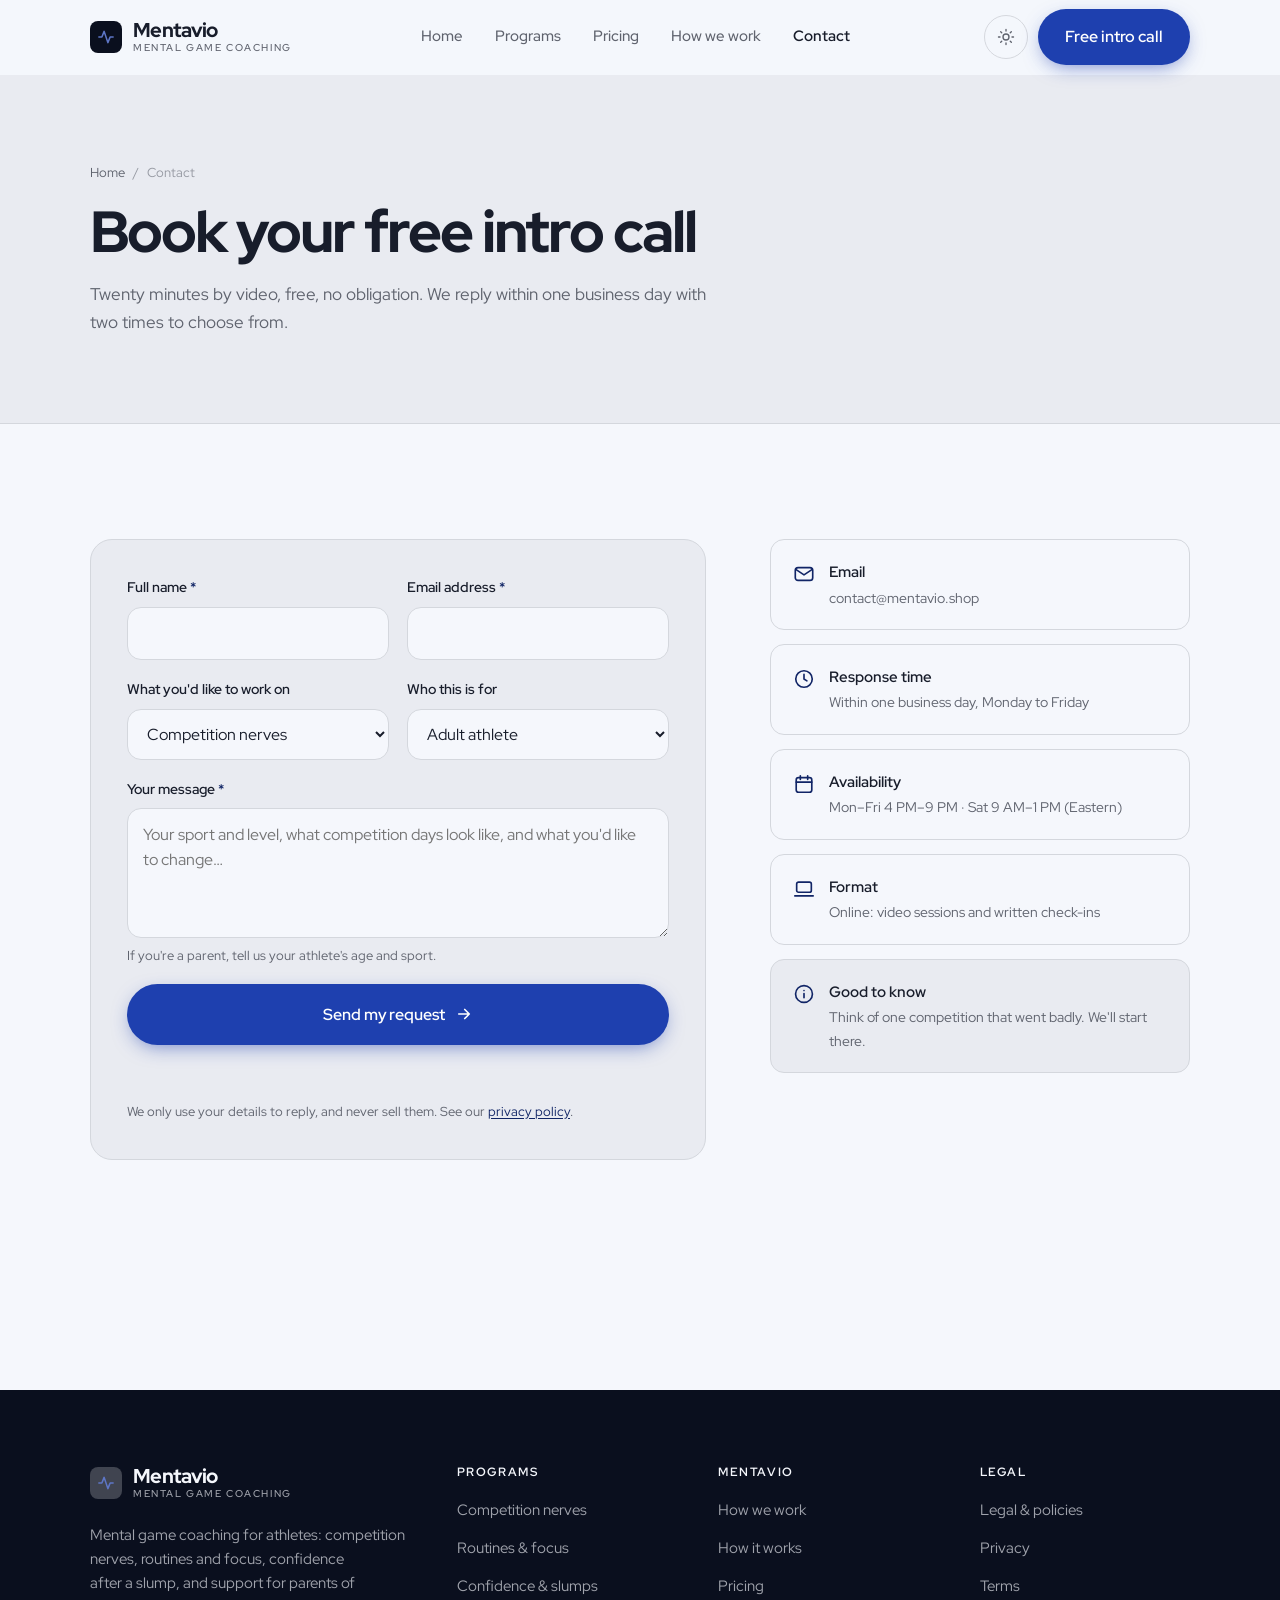
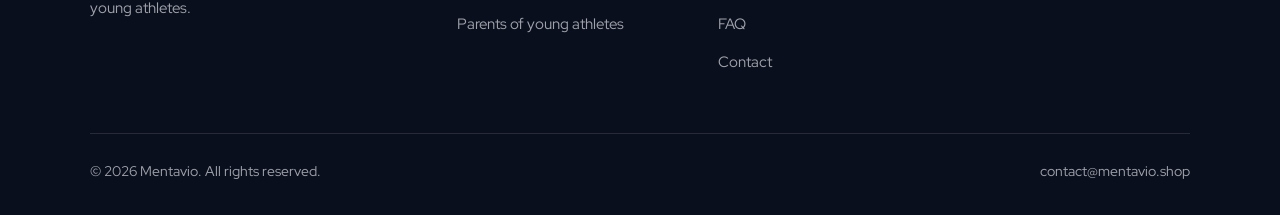
<file: contact.html>
<!DOCTYPE html>
<html lang="en" class="no-js">
<head>
<meta charset="utf-8">
<meta name="viewport" content="width=device-width, initial-scale=1">
<title>Contact — Mentavio</title>
<meta name="description" content="Book your free 20-minute intro call. We reply within one business day.">
<link rel="canonical" href="https://mentavio.shop/contact.html">

<meta property="og:type" content="website">
<meta property="og:url" content="https://mentavio.shop/contact.html">
<meta property="og:site_name" content="Mentavio">
<meta property="og:locale" content="en_US">
<meta property="og:title" content="Contact — Mentavio">
<meta property="og:description" content="Book your free 20-minute intro call. We reply within one business day.">
<meta name="theme-color" content="#0a0f1e">

<link rel="icon" href="assets/img/favicon.svg" type="image/svg+xml">
<link rel="preconnect" href="https://fonts.googleapis.com">
<link rel="preconnect" href="https://fonts.gstatic.com" crossorigin>
<link rel="stylesheet" href="https://fonts.googleapis.com/css2?family=Red+Hat+Display:wght@400..800&display=swap">
<link rel="stylesheet" href="assets/css/style.css">

<!-- Thème appliqué avant le premier rendu (évite le flash) -->
<script>
document.documentElement.classList.remove('no-js');
(function(){try{var t=localStorage.getItem('site-theme');if(t){document.documentElement.setAttribute('data-theme',t);}}catch(e){}})();
</script>
</head>

<body>
<a class="skip-link" href="#main">Skip to main content</a>

<header class="site-header">
  <nav class="wrap nav" aria-label="Main navigation">
    <a class="brand" href="index.html">
      <svg class="brand__mark" viewBox="0 0 64 64" aria-hidden="true">
        <rect class="bm-bg" width="64" height="64" rx="16"/>
        <g class="bm-ic" transform="translate(14 14) scale(1.5)" fill="none" stroke-width="2.1" stroke-linecap="round" stroke-linejoin="round"><path d="M2.5 12h4l3-7.5 5 15 3-7.5h4"/></g>
      </svg>
      <span>Mentavio<span class="brand__sub">Mental game coaching</span></span>
    </a>

    <ul class="nav__links" id="nav-links">
      <li><a href="index.html">Home</a></li>
      <li><a href="programs.html">Programs</a></li>
      <li><a href="index.html#pricing">Pricing</a></li>
      <li><a href="about.html">How we work</a></li>
      <li><a href="contact.html" aria-current="page">Contact</a></li>
      <li><a class="btn btn--primary" href="contact.html">Free intro call</a></li>
    </ul>

    <div class="nav__cta">
      <button class="theme-toggle" type="button" aria-label="Switch to dark theme">
        <svg class="icon-sun" viewBox="0 0 24 24" fill="none" stroke="currentColor" stroke-width="1.8" stroke-linecap="round" aria-hidden="true"><circle cx="12" cy="12" r="4"/><path d="M12 2v2m0 16v2M2 12h2m16 0h2M4.9 4.9l1.4 1.4m11.4 11.4 1.4 1.4M19.1 4.9l-1.4 1.4M6.3 17.7l-1.4 1.4"/></svg>
        <svg class="icon-moon" viewBox="0 0 24 24" fill="none" stroke="currentColor" stroke-width="1.8" stroke-linecap="round" stroke-linejoin="round" aria-hidden="true"><path d="M21 12.8A9 9 0 1 1 11.2 3a7 7 0 0 0 9.8 9.8z"/></svg>
      </button>
      <a class="btn btn--primary" href="contact.html">Free intro call</a>
      <button class="nav__toggle" type="button" aria-expanded="false" aria-controls="nav-links" aria-label="Open menu">
        <svg class="icon-open" viewBox="0 0 24 24" fill="none" stroke="currentColor" stroke-width="2" stroke-linecap="round" aria-hidden="true"><path d="M3 6h18M3 12h18M3 18h18"/></svg>
        <svg class="icon-close" viewBox="0 0 24 24" fill="none" stroke="currentColor" stroke-width="2" stroke-linecap="round" aria-hidden="true"><path d="M6 6l12 12M18 6L6 18"/></svg>
      </button>
    </div>
  </nav>
</header>

<main id="main">

<section class="page-head">
  <div class="wrap">
    <nav class="breadcrumb" aria-label="Breadcrumb">
      <a href="index.html">Home</a><span>/</span><span aria-current="page">Contact</span>
    </nav>
    <h1>Book your free intro call</h1>
    <p>Twenty minutes by video, free, no obligation. We reply within one business day with two times to choose from.</p>
  </div>
</section>

<section class="section wrap">
  <div class="form-layout">

    <!--
      FORM: the action attribute holds a placeholder id. Create a free form at
      https://formspree.io and replace VOTRE_ID_FORMSPREE. Until then, the button
      opens the visitor's email app with a pre-filled message to contact@mentavio.shop.
    -->
    <form class="form" id="contact-form" action="https://formspree.io/f/VOTRE_ID_FORMSPREE" method="POST"
          data-email="contact@mentavio.shop" data-subject="Intro call request"
          data-msg-mail="Your email app will open with the message ready to send." data-msg-sending="Sending…"
          data-msg-ok="Thanks! Your message is on its way. We reply within one business day." data-msg-err="Sending failed. Please email us directly at">
      <div class="form__row">
        <div class="field">
          <label for="nom">Full name <span class="req" aria-hidden="true">*</span></label>
          <input type="text" id="nom" name="nom" autocomplete="name" required>
        </div>
        <div class="field">
          <label for="email">Email address <span class="req" aria-hidden="true">*</span></label>
          <input type="email" id="email" name="email" autocomplete="email" required>
        </div>
      </div>

      <div class="form__row">
        <div class="field">
          <label for="programme">What you'd like to work on</label>
          <select id="programme" name="programme">
            <option>Competition nerves</option>
            <option>Routines &amp; focus</option>
            <option>Confidence &amp; slumps</option>
            <option>Parents of young athletes</option>
            <option>Not sure yet</option>
          </select>
        </div>
        <div class="field">
          <label for="niveau">Who this is for</label>
          <select id="niveau" name="niveau">
            <option>Adult athlete</option>
            <option>College athlete</option>
            <option>High school athlete</option>
            <option>Parent of an athlete</option>
            <option>Coach</option>
          </select>
        </div>
      </div>

      <div class="field">
        <label for="message">Your message <span class="req" aria-hidden="true">*</span></label>
        <textarea id="message" name="message" required placeholder="Your sport and level, what competition days look like, and what you'd like to change…"></textarea>
        <span class="field__hint">If you're a parent, tell us your athlete's age and sport.</span>
      </div>

      <!-- Bot trap: hidden from humans -->
      <div class="visually-hidden" aria-hidden="true">
        <label for="site-web">Leave this field empty</label>
        <input type="text" id="site-web" name="_gotcha" tabindex="-1" autocomplete="off">
      </div>

      <button class="btn btn--primary btn--lg" type="submit">Send my request <svg viewBox="0 0 24 24" fill="none" stroke="currentColor" stroke-width="2.2" stroke-linecap="round" stroke-linejoin="round" aria-hidden="true"><path d="M5 12h14M13 6l6 6-6 6"/></svg></button>

      <p id="form-status" class="form__status" role="status" aria-live="polite"></p>

      <p class="form__note">
        We only use your details to reply, and never sell them. See our <a href="legal.html#privacy">privacy policy</a>.
      </p>
    </form>

    <aside class="contact-aside">
      <div class="contact-card">
        <svg viewBox="0 0 24 24" fill="none" stroke="currentColor" stroke-width="1.8" stroke-linecap="round" stroke-linejoin="round" aria-hidden="true"><rect x="2.5" y="5" width="19" height="14" rx="3"/><path d="M3 7l9 6 9-6"/></svg>
        <div><b>Email</b><a href="mailto:contact@mentavio.shop">contact@mentavio.shop</a></div>
      </div>
      <div class="contact-card">
        <svg viewBox="0 0 24 24" fill="none" stroke="currentColor" stroke-width="1.8" stroke-linecap="round" stroke-linejoin="round" aria-hidden="true"><circle cx="12" cy="12" r="9"/><path d="M12 7v5l3.2 2"/></svg>
        <div><b>Response time</b><span>Within one business day, Monday to Friday</span></div>
      </div>
      <div class="contact-card">
        <svg viewBox="0 0 24 24" fill="none" stroke="currentColor" stroke-width="1.8" stroke-linecap="round" stroke-linejoin="round" aria-hidden="true"><rect x="3.5" y="5" width="17" height="16" rx="2.5"/><path d="M8 3v4M16 3v4M3.5 10h17"/></svg>
        <div><b>Availability</b><span>Mon–Fri 4 PM–9 PM · Sat 9 AM–1 PM (Eastern)</span></div>
      </div>
      <div class="contact-card">
        <svg viewBox="0 0 24 24" fill="none" stroke="currentColor" stroke-width="1.8" stroke-linecap="round" stroke-linejoin="round" aria-hidden="true"><rect x="4" y="4.5" width="16" height="11" rx="2"/><path d="M2 19.5h20"/></svg>
        <div><b>Format</b><span>Online: video sessions and written check-ins</span></div>
      </div>
      <div class="contact-card contact-card--soft">
        <svg viewBox="0 0 24 24" fill="none" stroke="currentColor" stroke-width="1.8" stroke-linecap="round" stroke-linejoin="round" aria-hidden="true"><circle cx="12" cy="12" r="9.2"/><path d="M12 16v-4.5M12 8.2v.1"/></svg>
        <div><b>Good to know</b><span>Think of one competition that went badly. We'll start there.</span></div>
      </div>
    </aside>

  </div>
</section>

</main>

<footer class="site-footer">
  <div class="wrap">
    <div class="footer__grid">
      <div class="footer__brand">
        <a class="brand" href="index.html">
          <svg class="brand__mark" viewBox="0 0 64 64" aria-hidden="true">
        <rect class="bm-bg" width="64" height="64" rx="16"/>
        <g class="bm-ic" transform="translate(14 14) scale(1.5)" fill="none" stroke-width="2.1" stroke-linecap="round" stroke-linejoin="round"><path d="M2.5 12h4l3-7.5 5 15 3-7.5h4"/></g>
      </svg>
          <span>Mentavio<span class="brand__sub">Mental game coaching</span></span>
        </a>
        <p>Mental game coaching for athletes: competition nerves, routines and focus, confidence after a slump, and support for parents of young athletes.</p>
      </div>

      <div class="footer__col">
        <h4>Programs</h4>
        <ul>
          <li><a href="programs.html#nerves">Competition nerves</a></li>
          <li><a href="programs.html#focus">Routines &amp; focus</a></li>
          <li><a href="programs.html#confidence">Confidence &amp; slumps</a></li>
          <li><a href="programs.html#parents">Parents of young athletes</a></li>
        </ul>
      </div>

      <div class="footer__col">
        <h4>Mentavio</h4>
        <ul>
          <li><a href="about.html">How we work</a></li>
          <li><a href="index.html#how-it-works">How it works</a></li>
          <li><a href="index.html#pricing">Pricing</a></li>
          <li><a href="index.html#faq">FAQ</a></li>
          <li><a href="contact.html">Contact</a></li>
        </ul>
      </div>

      <div class="footer__col">
        <h4>Legal</h4>
        <ul>
          <li><a href="legal.html">Legal &amp; policies</a></li>
          <li><a href="legal.html#privacy">Privacy</a></li>
          <li><a href="legal.html#terms">Terms</a></li>
        </ul>
      </div>
    </div>

    <div class="footer__bottom">
      <p>© <span data-year>2026</span> Mentavio. All rights reserved.</p>
      <p><a href="mailto:contact@mentavio.shop">contact@mentavio.shop</a></p>
    </div>
  </div>
</footer>

<script src="assets/js/main.js" defer></script>
</body>
</html>
</file>
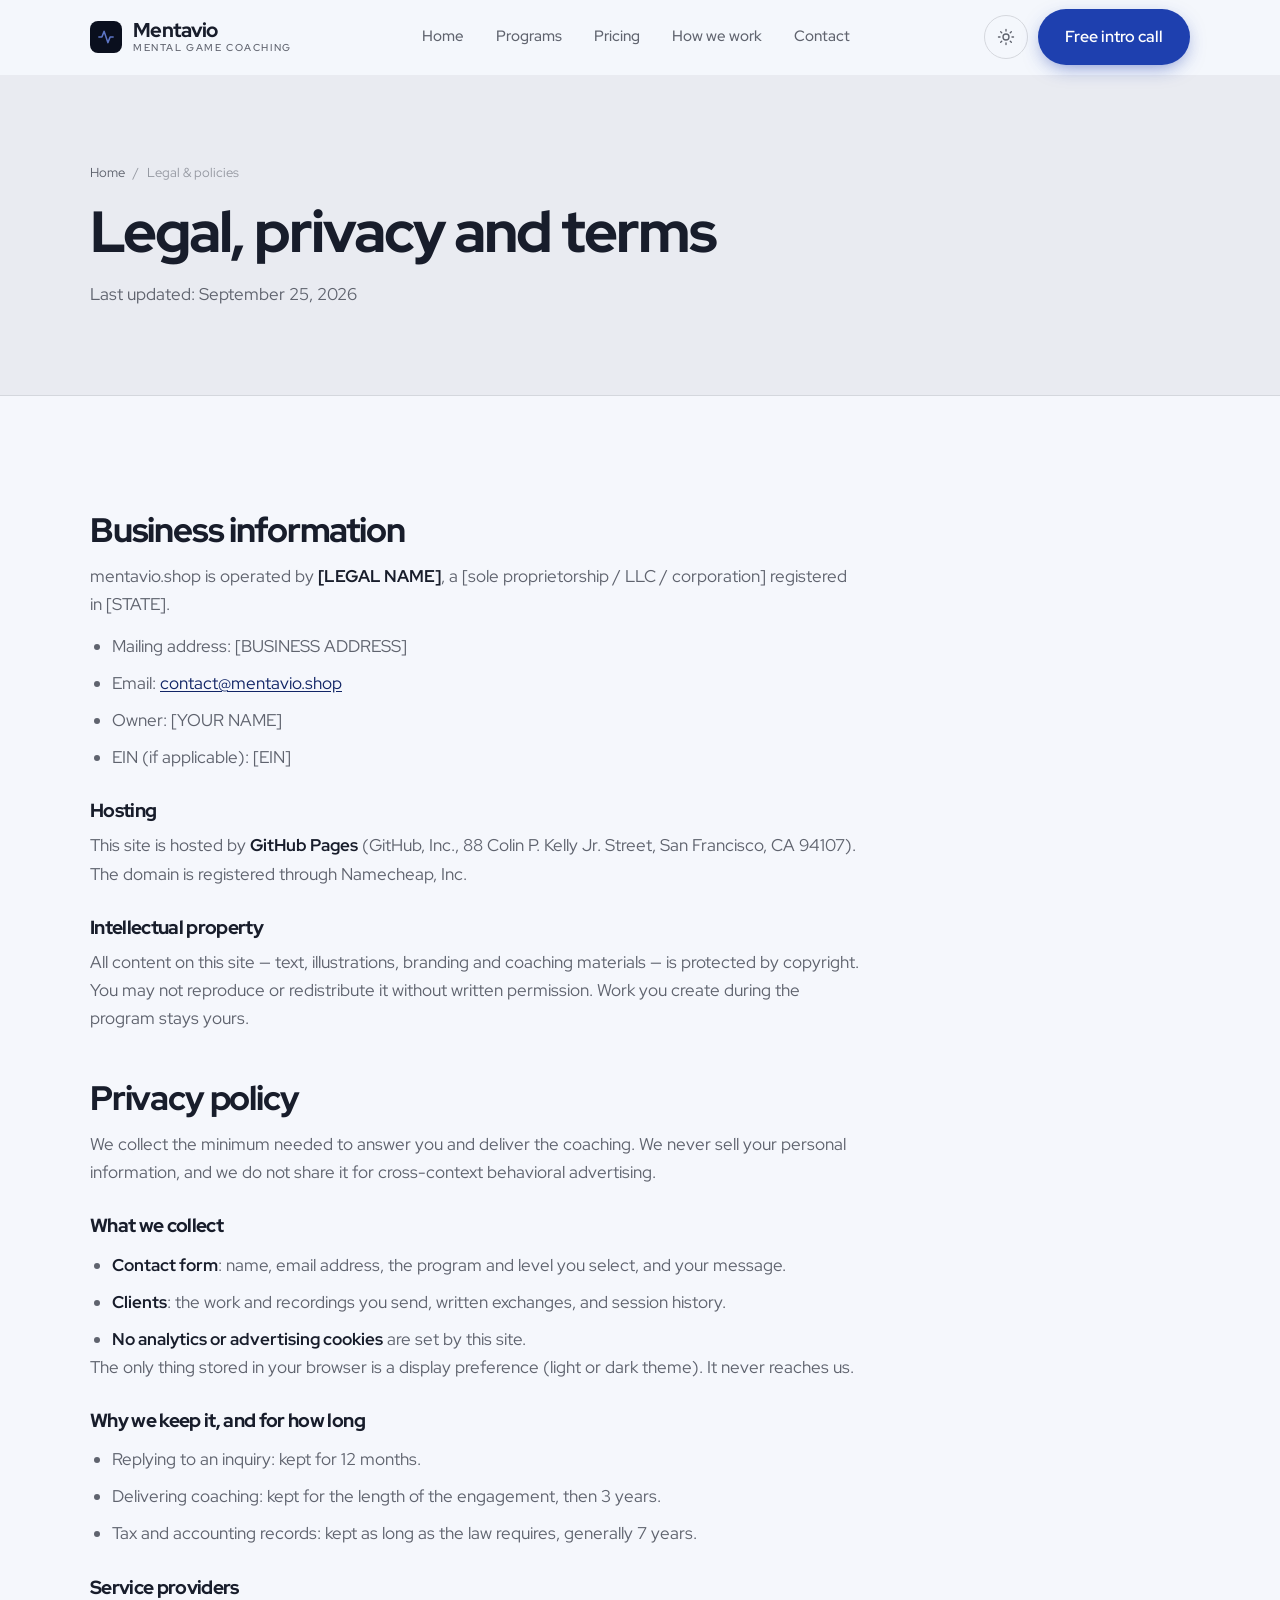
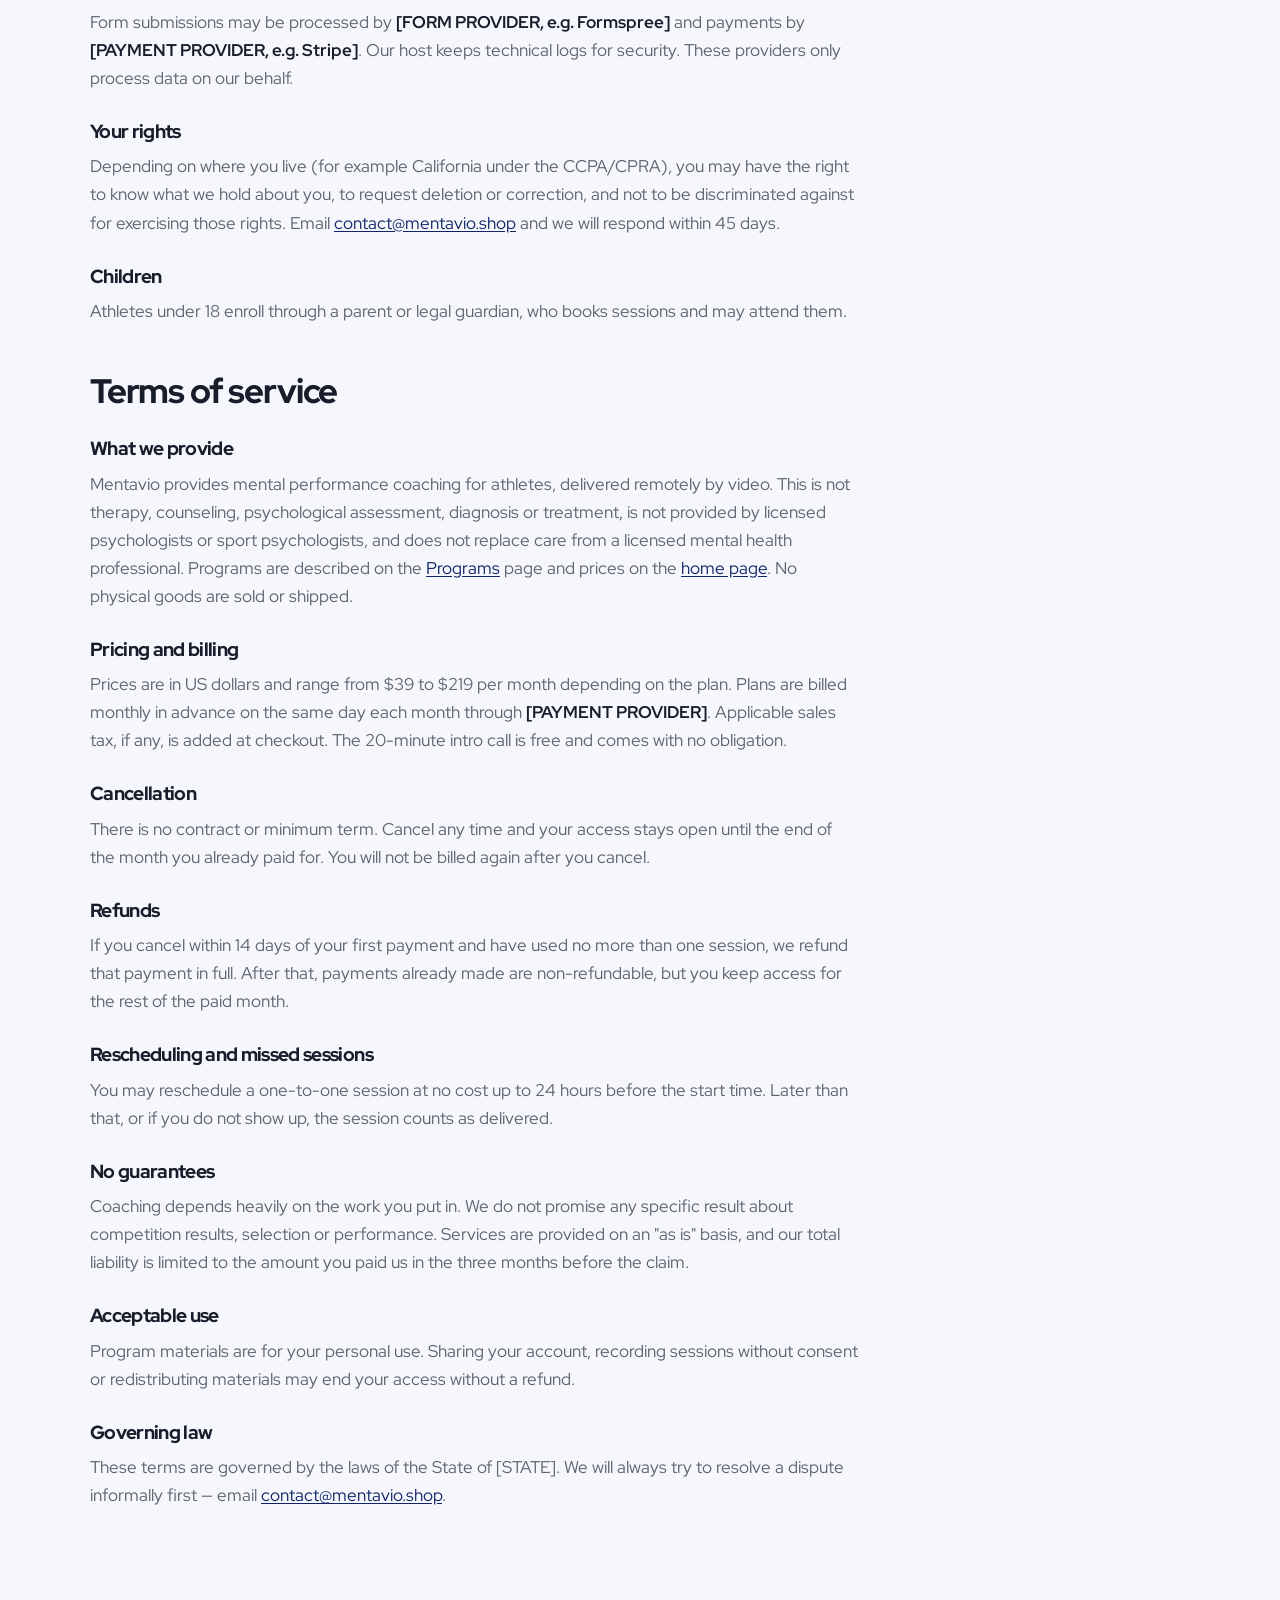
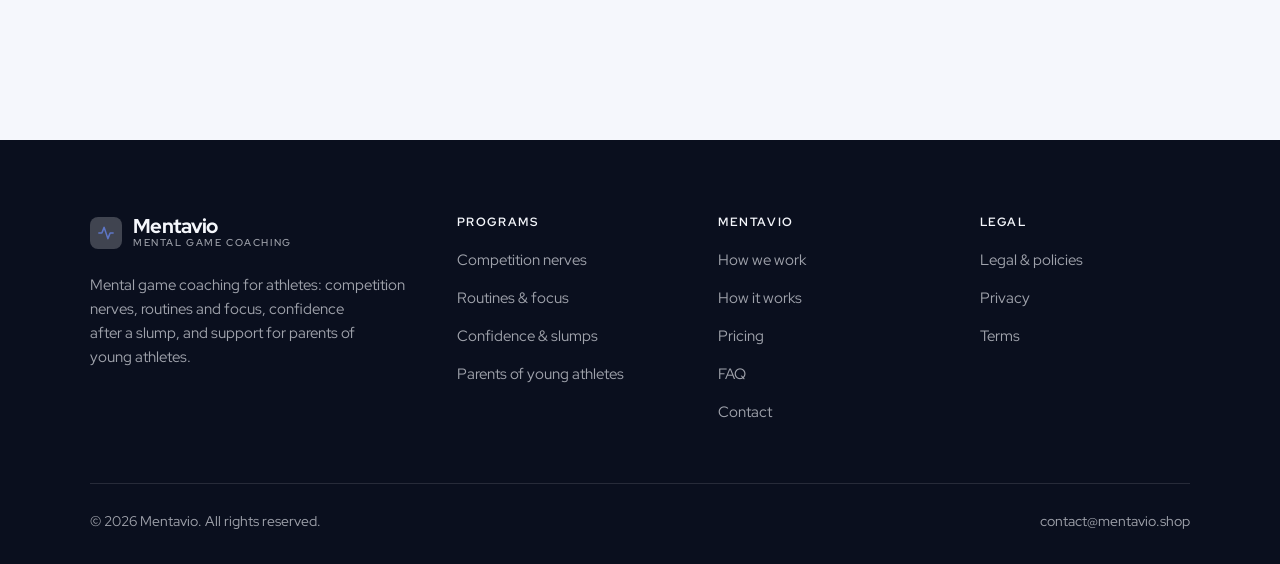
<file: legal.html>
<!DOCTYPE html>
<html lang="en" class="no-js">
<head>
<meta charset="utf-8">
<meta name="viewport" content="width=device-width, initial-scale=1">
<title>Legal, privacy and terms — Mentavio</title>
<meta name="description" content="Business information, privacy policy and terms of service for Mentavio.">
<meta name="robots" content="noindex">

<meta property="og:type" content="website">
<meta property="og:url" content="https://mentavio.shop/legal.html">
<meta property="og:site_name" content="Mentavio">
<meta property="og:locale" content="en_US">
<meta property="og:title" content="Legal, privacy and terms — Mentavio">
<meta property="og:description" content="Business information, privacy policy and terms of service for Mentavio.">
<meta name="theme-color" content="#0a0f1e">

<link rel="icon" href="assets/img/favicon.svg" type="image/svg+xml">
<link rel="preconnect" href="https://fonts.googleapis.com">
<link rel="preconnect" href="https://fonts.gstatic.com" crossorigin>
<link rel="stylesheet" href="https://fonts.googleapis.com/css2?family=Red+Hat+Display:wght@400..800&display=swap">
<link rel="stylesheet" href="assets/css/style.css">

<!-- Thème appliqué avant le premier rendu (évite le flash) -->
<script>
document.documentElement.classList.remove('no-js');
(function(){try{var t=localStorage.getItem('site-theme');if(t){document.documentElement.setAttribute('data-theme',t);}}catch(e){}})();
</script>
</head>

<body>
<a class="skip-link" href="#main">Skip to main content</a>

<header class="site-header">
  <nav class="wrap nav" aria-label="Main navigation">
    <a class="brand" href="index.html">
      <svg class="brand__mark" viewBox="0 0 64 64" aria-hidden="true">
        <rect class="bm-bg" width="64" height="64" rx="16"/>
        <g class="bm-ic" transform="translate(14 14) scale(1.5)" fill="none" stroke-width="2.1" stroke-linecap="round" stroke-linejoin="round"><path d="M2.5 12h4l3-7.5 5 15 3-7.5h4"/></g>
      </svg>
      <span>Mentavio<span class="brand__sub">Mental game coaching</span></span>
    </a>

    <ul class="nav__links" id="nav-links">
      <li><a href="index.html">Home</a></li>
      <li><a href="programs.html">Programs</a></li>
      <li><a href="index.html#pricing">Pricing</a></li>
      <li><a href="about.html">How we work</a></li>
      <li><a href="contact.html">Contact</a></li>
      <li><a class="btn btn--primary" href="contact.html">Free intro call</a></li>
    </ul>

    <div class="nav__cta">
      <button class="theme-toggle" type="button" aria-label="Switch to dark theme">
        <svg class="icon-sun" viewBox="0 0 24 24" fill="none" stroke="currentColor" stroke-width="1.8" stroke-linecap="round" aria-hidden="true"><circle cx="12" cy="12" r="4"/><path d="M12 2v2m0 16v2M2 12h2m16 0h2M4.9 4.9l1.4 1.4m11.4 11.4 1.4 1.4M19.1 4.9l-1.4 1.4M6.3 17.7l-1.4 1.4"/></svg>
        <svg class="icon-moon" viewBox="0 0 24 24" fill="none" stroke="currentColor" stroke-width="1.8" stroke-linecap="round" stroke-linejoin="round" aria-hidden="true"><path d="M21 12.8A9 9 0 1 1 11.2 3a7 7 0 0 0 9.8 9.8z"/></svg>
      </button>
      <a class="btn btn--primary" href="contact.html">Free intro call</a>
      <button class="nav__toggle" type="button" aria-expanded="false" aria-controls="nav-links" aria-label="Open menu">
        <svg class="icon-open" viewBox="0 0 24 24" fill="none" stroke="currentColor" stroke-width="2" stroke-linecap="round" aria-hidden="true"><path d="M3 6h18M3 12h18M3 18h18"/></svg>
        <svg class="icon-close" viewBox="0 0 24 24" fill="none" stroke="currentColor" stroke-width="2" stroke-linecap="round" aria-hidden="true"><path d="M6 6l12 12M18 6L6 18"/></svg>
      </button>
    </div>
  </nav>
</header>

<main id="main">

<section class="page-head">
  <div class="wrap">
    <nav class="breadcrumb" aria-label="Breadcrumb">
      <a href="index.html">Home</a><span>/</span><span aria-current="page">Legal &amp; policies</span>
    </nav>
    <h1>Legal, privacy and terms</h1>
    <p>Last updated: <time datetime="2026-09-25">September 25, 2026</time></p>
  </div>
</section>

<section class="section wrap">
  <div class="prose">

    <!--
      TO DO: this is a skeleton, not legal advice. Replace every [BRACKET] with
      your real details before selling, and have a lawyer review it if you can.
      Consumer protection rules differ by state.
    -->

    <h2 id="business">Business information</h2>
    <p>
      mentavio.shop is operated by <strong>[LEGAL NAME]</strong>, a [sole proprietorship / LLC / corporation]
      registered in [STATE].
    </p>
    <ul>
      <li>Mailing address: [BUSINESS ADDRESS]</li>
      <li>Email: <a href="mailto:contact@mentavio.shop">contact@mentavio.shop</a></li>
      <li>Owner: [YOUR NAME]</li>
      <li>EIN (if applicable): [EIN]</li>
    </ul>

    <h3>Hosting</h3>
    <p>
      This site is hosted by <strong>GitHub Pages</strong> (GitHub, Inc., 88 Colin P. Kelly Jr. Street,
      San Francisco, CA 94107). The domain is registered through Namecheap, Inc.
    </p>

    <h3>Intellectual property</h3>
    <p>
      All content on this site — text, illustrations, branding and coaching materials — is protected by
      copyright. You may not reproduce or redistribute it without written permission. Work you create during
      the program stays yours.
    </p>

    <h2 id="privacy">Privacy policy</h2>
    <p>
      We collect the minimum needed to answer you and deliver the coaching. We never sell your personal
      information, and we do not share it for cross-context behavioral advertising.
    </p>
    <h3>What we collect</h3>
    <ul>
      <li><strong>Contact form</strong>: name, email address, the program and level you select, and your message.</li>
      <li><strong>Clients</strong>: the work and recordings you send, written exchanges, and session history.</li>
      <li><strong>No analytics or advertising cookies</strong> are set by this site.</li>
    </ul>
    <p>
      The only thing stored in your browser is a display preference (light or dark theme). It never reaches us.
    </p>
    <h3>Why we keep it, and for how long</h3>
    <ul>
      <li>Replying to an inquiry: kept for 12 months.</li>
      <li>Delivering coaching: kept for the length of the engagement, then 3 years.</li>
      <li>Tax and accounting records: kept as long as the law requires, generally 7 years.</li>
    </ul>
    <h3>Service providers</h3>
    <p>
      Form submissions may be processed by <strong>[FORM PROVIDER, e.g. Formspree]</strong> and payments by
      <strong>[PAYMENT PROVIDER, e.g. Stripe]</strong>. Our host keeps technical logs for security. These
      providers only process data on our behalf.
    </p>
    <h3>Your rights</h3>
    <p>
      Depending on where you live (for example California under the CCPA/CPRA), you may have the right to
      know what we hold about you, to request deletion or correction, and not to be discriminated against for
      exercising those rights. Email <a href="mailto:contact@mentavio.shop">contact@mentavio.shop</a> and we will respond within 45 days.
    </p>
    <h3>Children</h3>
    <p>
      Athletes under 18 enroll through a parent or legal guardian, who books sessions and may attend them.
    </p>

    <h2 id="terms">Terms of service</h2>
    <h3>What we provide</h3>
    <p>
      Mentavio provides mental performance coaching for athletes, delivered remotely by video. This is not therapy, counseling, psychological assessment, diagnosis or treatment, is not provided by licensed psychologists or sport psychologists, and does not replace care from a licensed mental health professional. Programs are described on the
      <a href="programs.html">Programs</a> page and prices on the <a href="index.html#pricing">home page</a>.
      No physical goods are sold or shipped.
    </p>
    <h3>Pricing and billing</h3>
    <p>
      Prices are in US dollars and range from $39 to $219 per month
      depending on the plan. Plans are billed monthly in advance on the same day each month through
      <strong>[PAYMENT PROVIDER]</strong>. Applicable sales tax, if any, is added at checkout.
      The 20-minute intro call is free and comes with no obligation.
    </p>
    <h3>Cancellation</h3>
    <p>
      There is no contract or minimum term. Cancel any time and your access stays open until the end of the
      month you already paid for. You will not be billed again after you cancel.
    </p>
    <h3>Refunds</h3>
    <p>
      If you cancel within 14 days of your first payment and have used no more than one session, we refund
      that payment in full. After that, payments already made are non-refundable, but you keep access for the
      rest of the paid month.
    </p>
    <h3>Rescheduling and missed sessions</h3>
    <p>
      You may reschedule a one-to-one session at no cost up to 24 hours before the start time. Later than
      that, or if you do not show up, the session counts as delivered.
    </p>
    <h3>No guarantees</h3>
    <p>
      Coaching depends heavily on the work you put in. We do not promise any specific result
      about competition results, selection or performance. Services are provided on an "as is" basis, and our total
      liability is limited to the amount you paid us in the three months before the claim.
    </p>
    <h3>Acceptable use</h3>
    <p>
      Program materials are for your personal use. Sharing your account, recording sessions without consent
      or redistributing materials may end your access without a refund.
    </p>
    <h3>Governing law</h3>
    <p>
      These terms are governed by the laws of the State of [STATE]. We will always try to resolve a dispute
      informally first — email <a href="mailto:contact@mentavio.shop">contact@mentavio.shop</a>.
    </p>

  </div>
</section>

</main>

<footer class="site-footer">
  <div class="wrap">
    <div class="footer__grid">
      <div class="footer__brand">
        <a class="brand" href="index.html">
          <svg class="brand__mark" viewBox="0 0 64 64" aria-hidden="true">
        <rect class="bm-bg" width="64" height="64" rx="16"/>
        <g class="bm-ic" transform="translate(14 14) scale(1.5)" fill="none" stroke-width="2.1" stroke-linecap="round" stroke-linejoin="round"><path d="M2.5 12h4l3-7.5 5 15 3-7.5h4"/></g>
      </svg>
          <span>Mentavio<span class="brand__sub">Mental game coaching</span></span>
        </a>
        <p>Mental game coaching for athletes: competition nerves, routines and focus, confidence after a slump, and support for parents of young athletes.</p>
      </div>

      <div class="footer__col">
        <h4>Programs</h4>
        <ul>
          <li><a href="programs.html#nerves">Competition nerves</a></li>
          <li><a href="programs.html#focus">Routines &amp; focus</a></li>
          <li><a href="programs.html#confidence">Confidence &amp; slumps</a></li>
          <li><a href="programs.html#parents">Parents of young athletes</a></li>
        </ul>
      </div>

      <div class="footer__col">
        <h4>Mentavio</h4>
        <ul>
          <li><a href="about.html">How we work</a></li>
          <li><a href="index.html#how-it-works">How it works</a></li>
          <li><a href="index.html#pricing">Pricing</a></li>
          <li><a href="index.html#faq">FAQ</a></li>
          <li><a href="contact.html">Contact</a></li>
        </ul>
      </div>

      <div class="footer__col">
        <h4>Legal</h4>
        <ul>
          <li><a href="legal.html">Legal &amp; policies</a></li>
          <li><a href="legal.html#privacy">Privacy</a></li>
          <li><a href="legal.html#terms">Terms</a></li>
        </ul>
      </div>
    </div>

    <div class="footer__bottom">
      <p>© <span data-year>2026</span> Mentavio. All rights reserved.</p>
      <p><a href="mailto:contact@mentavio.shop">contact@mentavio.shop</a></p>
    </div>
  </div>
</footer>

<script src="assets/js/main.js" defer></script>
</body>
</html>
</file>
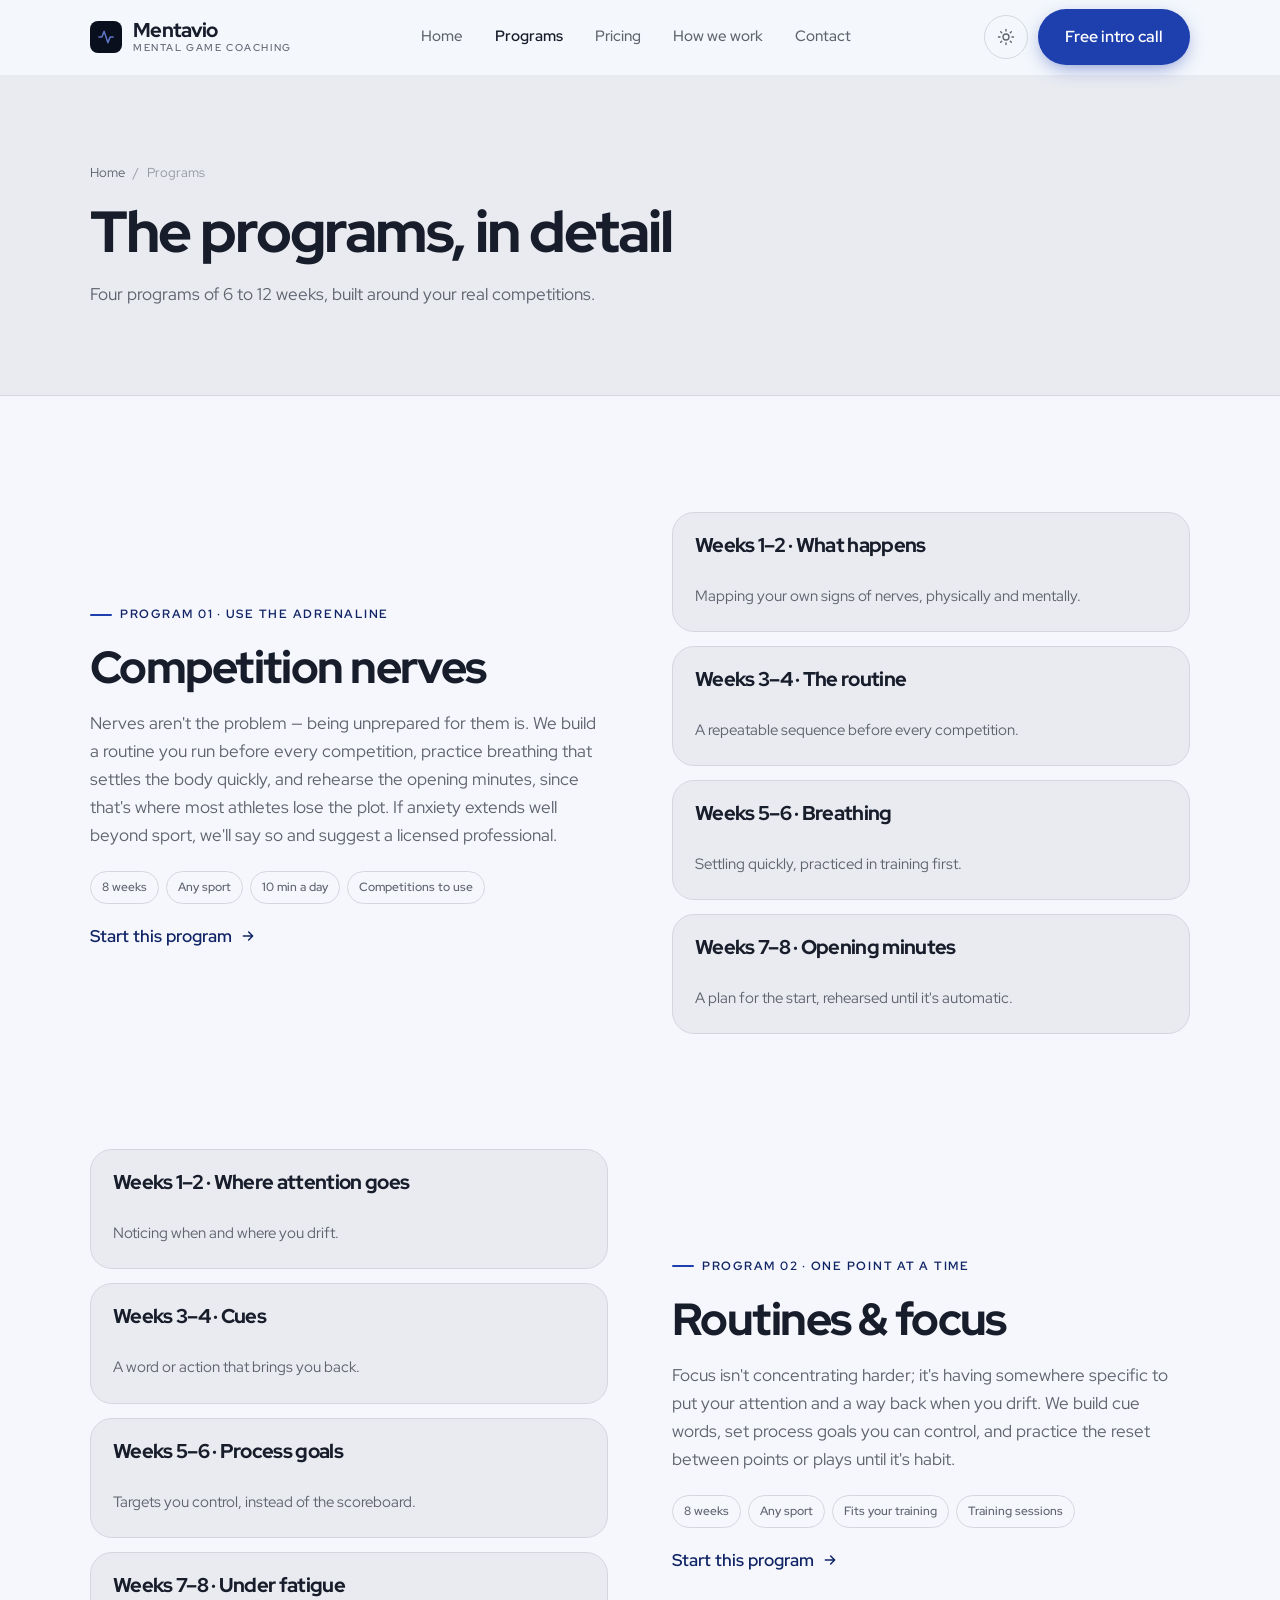
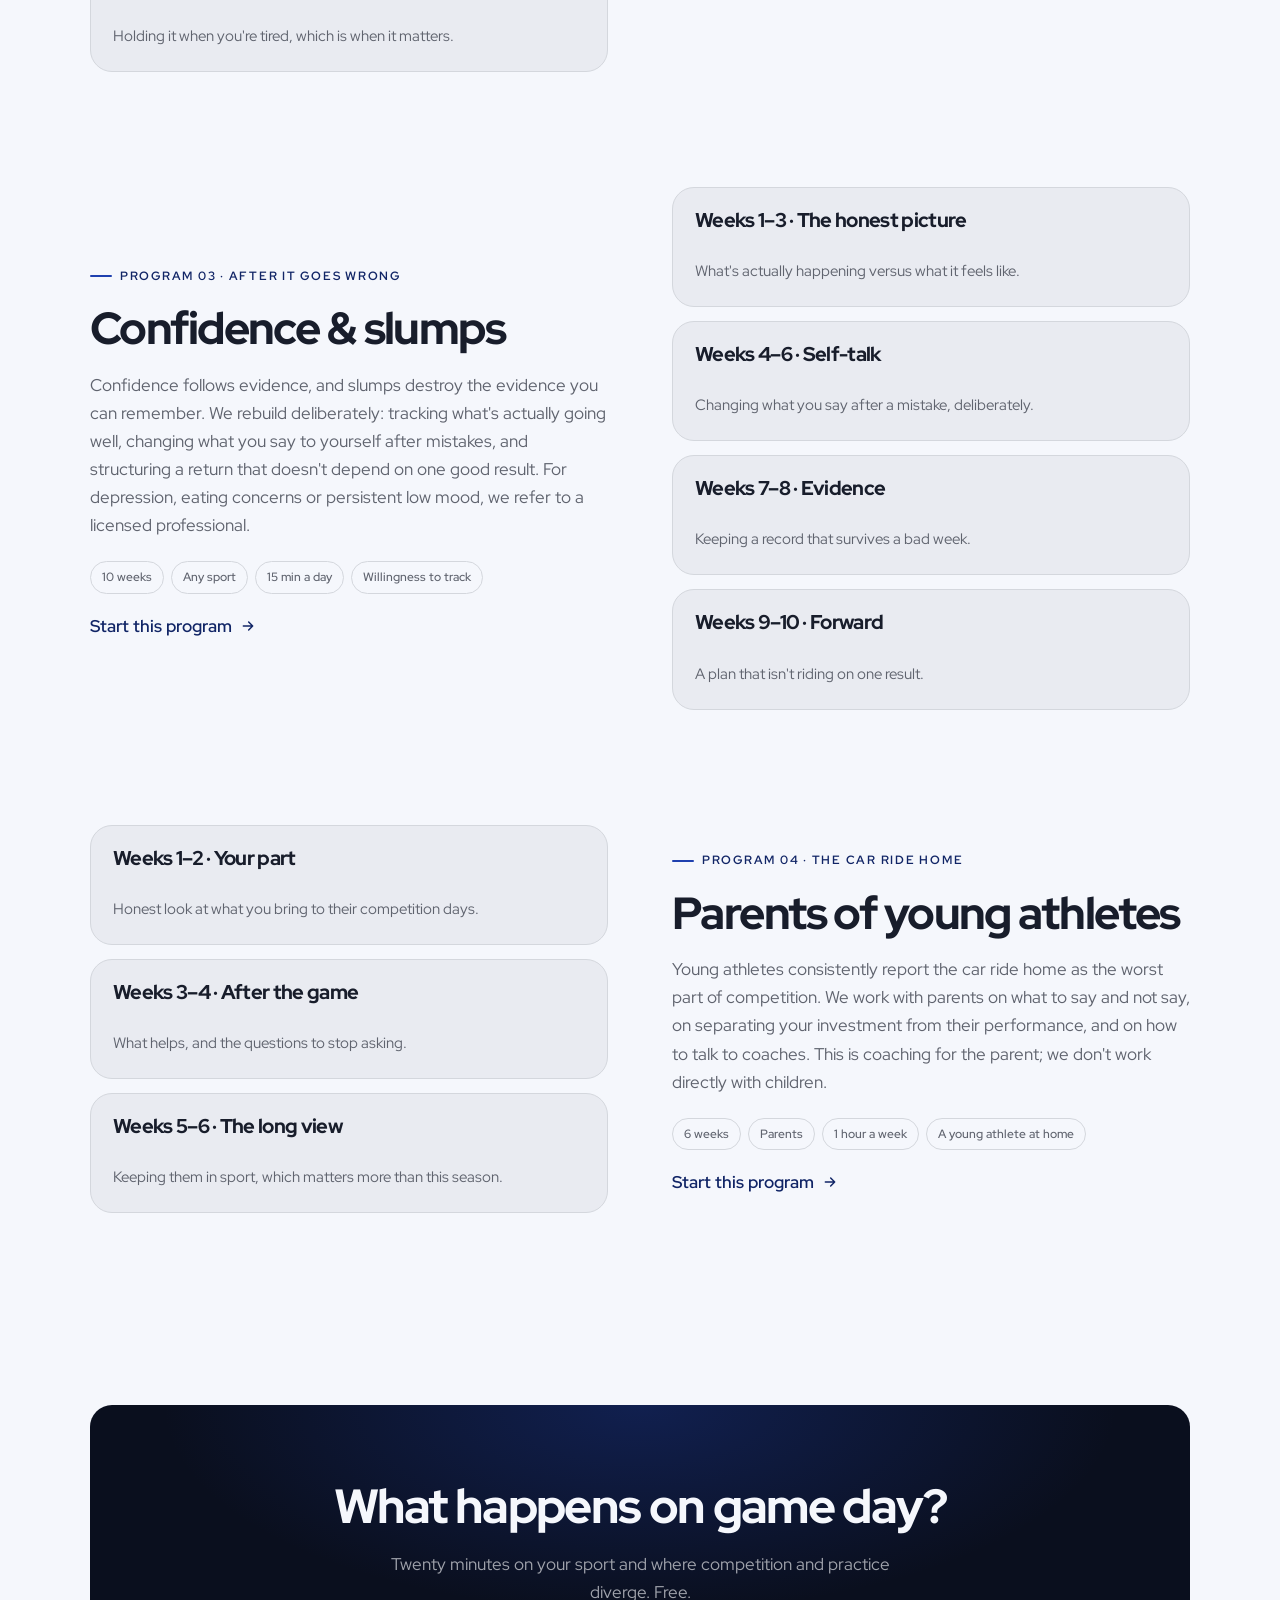
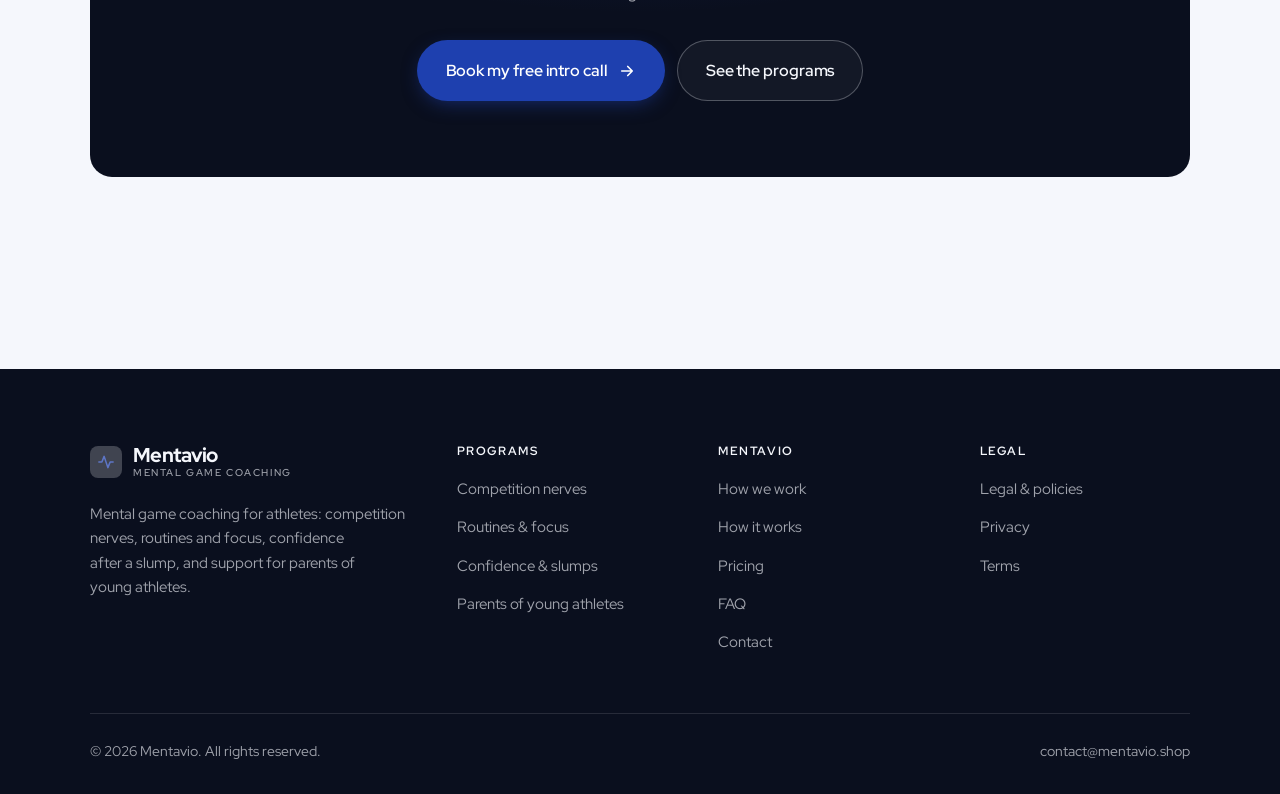
<file: programs.html>
<!DOCTYPE html>
<html lang="en" class="no-js">
<head>
<meta charset="utf-8">
<meta name="viewport" content="width=device-width, initial-scale=1">
<title>Programs — Mentavio</title>
<meta name="description" content="Mental performance programs for athletes: competition nerves, routines and focus, confidence and slumps, parents of young athletes.">
<link rel="canonical" href="https://mentavio.shop/programs.html">

<meta property="og:type" content="website">
<meta property="og:url" content="https://mentavio.shop/programs.html">
<meta property="og:site_name" content="Mentavio">
<meta property="og:locale" content="en_US">
<meta property="og:title" content="Programs — Mentavio">
<meta property="og:description" content="Mental performance programs for athletes: competition nerves, routines and focus, confidence and slumps, parents of young athletes.">
<meta name="theme-color" content="#0a0f1e">

<link rel="icon" href="assets/img/favicon.svg" type="image/svg+xml">
<link rel="preconnect" href="https://fonts.googleapis.com">
<link rel="preconnect" href="https://fonts.gstatic.com" crossorigin>
<link rel="stylesheet" href="https://fonts.googleapis.com/css2?family=Red+Hat+Display:wght@400..800&display=swap">
<link rel="stylesheet" href="assets/css/style.css">

<!-- Thème appliqué avant le premier rendu (évite le flash) -->
<script>
document.documentElement.classList.remove('no-js');
(function(){try{var t=localStorage.getItem('site-theme');if(t){document.documentElement.setAttribute('data-theme',t);}}catch(e){}})();
</script>
</head>

<body>
<a class="skip-link" href="#main">Skip to main content</a>

<header class="site-header">
  <nav class="wrap nav" aria-label="Main navigation">
    <a class="brand" href="index.html">
      <svg class="brand__mark" viewBox="0 0 64 64" aria-hidden="true">
        <rect class="bm-bg" width="64" height="64" rx="16"/>
        <g class="bm-ic" transform="translate(14 14) scale(1.5)" fill="none" stroke-width="2.1" stroke-linecap="round" stroke-linejoin="round"><path d="M2.5 12h4l3-7.5 5 15 3-7.5h4"/></g>
      </svg>
      <span>Mentavio<span class="brand__sub">Mental game coaching</span></span>
    </a>

    <ul class="nav__links" id="nav-links">
      <li><a href="index.html">Home</a></li>
      <li><a href="programs.html" aria-current="page">Programs</a></li>
      <li><a href="index.html#pricing">Pricing</a></li>
      <li><a href="about.html">How we work</a></li>
      <li><a href="contact.html">Contact</a></li>
      <li><a class="btn btn--primary" href="contact.html">Free intro call</a></li>
    </ul>

    <div class="nav__cta">
      <button class="theme-toggle" type="button" aria-label="Switch to dark theme">
        <svg class="icon-sun" viewBox="0 0 24 24" fill="none" stroke="currentColor" stroke-width="1.8" stroke-linecap="round" aria-hidden="true"><circle cx="12" cy="12" r="4"/><path d="M12 2v2m0 16v2M2 12h2m16 0h2M4.9 4.9l1.4 1.4m11.4 11.4 1.4 1.4M19.1 4.9l-1.4 1.4M6.3 17.7l-1.4 1.4"/></svg>
        <svg class="icon-moon" viewBox="0 0 24 24" fill="none" stroke="currentColor" stroke-width="1.8" stroke-linecap="round" stroke-linejoin="round" aria-hidden="true"><path d="M21 12.8A9 9 0 1 1 11.2 3a7 7 0 0 0 9.8 9.8z"/></svg>
      </button>
      <a class="btn btn--primary" href="contact.html">Free intro call</a>
      <button class="nav__toggle" type="button" aria-expanded="false" aria-controls="nav-links" aria-label="Open menu">
        <svg class="icon-open" viewBox="0 0 24 24" fill="none" stroke="currentColor" stroke-width="2" stroke-linecap="round" aria-hidden="true"><path d="M3 6h18M3 12h18M3 18h18"/></svg>
        <svg class="icon-close" viewBox="0 0 24 24" fill="none" stroke="currentColor" stroke-width="2" stroke-linecap="round" aria-hidden="true"><path d="M6 6l12 12M18 6L6 18"/></svg>
      </button>
    </div>
  </nav>
</header>

<main id="main">

<section class="page-head">
  <div class="wrap">
    <nav class="breadcrumb" aria-label="Breadcrumb">
      <a href="index.html">Home</a><span>/</span><span aria-current="page">Programs</span>
    </nav>
    <h1>The programs, in detail</h1>
    <p>Four programs of 6 to 12 weeks, built around your real competitions.</p>
  </div>
</section>

<section class="section wrap" id="nerves">
  <div class="split reveal">
    <div>
      <span class="eyebrow">Program 01 · Use the adrenaline</span>
      <h2>Competition nerves</h2>
      <p>Nerves aren't the problem — being unprepared for them is. We build a routine you run before every competition, practice breathing that settles the body quickly, and rehearse the opening minutes, since that's where most athletes lose the plot. If anxiety extends well beyond sport, we'll say so and suggest a licensed professional.</p>
      <ul class="tags"><li>8 weeks</li><li>Any sport</li><li>10 min a day</li><li>Competitions to use</li></ul>
      <p><a class="arrow-link" href="contact.html">Start this program <svg viewBox="0 0 24 24" fill="none" stroke="currentColor" stroke-width="2.2" stroke-linecap="round" stroke-linejoin="round" aria-hidden="true"><path d="M5 12h14M13 6l6 6-6 6"/></svg></a></p>
    </div>
    <div class="grid grid--2 grid--tight">
      <article class="card card--sm">
        <h3>Weeks 1–2 · What happens</h3>
        <p>Mapping your own signs of nerves, physically and mentally.</p>
      </article>
      <article class="card card--sm">
        <h3>Weeks 3–4 · The routine</h3>
        <p>A repeatable sequence before every competition.</p>
      </article>
      <article class="card card--sm">
        <h3>Weeks 5–6 · Breathing</h3>
        <p>Settling quickly, practiced in training first.</p>
      </article>
      <article class="card card--sm">
        <h3>Weeks 7–8 · Opening minutes</h3>
        <p>A plan for the start, rehearsed until it's automatic.</p>
      </article>
    </div>
  </div>
</section>

<section class="section section--flush wrap" id="focus">
  <div class="split reveal">
    <div class="grid grid--2 grid--tight">
      <article class="card card--sm">
        <h3>Weeks 1–2 · Where attention goes</h3>
        <p>Noticing when and where you drift.</p>
      </article>
      <article class="card card--sm">
        <h3>Weeks 3–4 · Cues</h3>
        <p>A word or action that brings you back.</p>
      </article>
      <article class="card card--sm">
        <h3>Weeks 5–6 · Process goals</h3>
        <p>Targets you control, instead of the scoreboard.</p>
      </article>
      <article class="card card--sm">
        <h3>Weeks 7–8 · Under fatigue</h3>
        <p>Holding it when you're tired, which is when it matters.</p>
      </article>
    </div>
    <div>
      <span class="eyebrow">Program 02 · One point at a time</span>
      <h2>Routines &amp; focus</h2>
      <p>Focus isn't concentrating harder; it's having somewhere specific to put your attention and a way back when you drift. We build cue words, set process goals you can control, and practice the reset between points or plays until it's habit.</p>
      <ul class="tags"><li>8 weeks</li><li>Any sport</li><li>Fits your training</li><li>Training sessions</li></ul>
      <p><a class="arrow-link" href="contact.html">Start this program <svg viewBox="0 0 24 24" fill="none" stroke="currentColor" stroke-width="2.2" stroke-linecap="round" stroke-linejoin="round" aria-hidden="true"><path d="M5 12h14M13 6l6 6-6 6"/></svg></a></p>
    </div>
  </div>
</section>

<section class="section section--flush wrap" id="confidence">
  <div class="split reveal">
    <div>
      <span class="eyebrow">Program 03 · After it goes wrong</span>
      <h2>Confidence &amp; slumps</h2>
      <p>Confidence follows evidence, and slumps destroy the evidence you can remember. We rebuild deliberately: tracking what's actually going well, changing what you say to yourself after mistakes, and structuring a return that doesn't depend on one good result. For depression, eating concerns or persistent low mood, we refer to a licensed professional.</p>
      <ul class="tags"><li>10 weeks</li><li>Any sport</li><li>15 min a day</li><li>Willingness to track</li></ul>
      <p><a class="arrow-link" href="contact.html">Start this program <svg viewBox="0 0 24 24" fill="none" stroke="currentColor" stroke-width="2.2" stroke-linecap="round" stroke-linejoin="round" aria-hidden="true"><path d="M5 12h14M13 6l6 6-6 6"/></svg></a></p>
    </div>
    <div class="grid grid--2 grid--tight">
      <article class="card card--sm">
        <h3>Weeks 1–3 · The honest picture</h3>
        <p>What's actually happening versus what it feels like.</p>
      </article>
      <article class="card card--sm">
        <h3>Weeks 4–6 · Self-talk</h3>
        <p>Changing what you say after a mistake, deliberately.</p>
      </article>
      <article class="card card--sm">
        <h3>Weeks 7–8 · Evidence</h3>
        <p>Keeping a record that survives a bad week.</p>
      </article>
      <article class="card card--sm">
        <h3>Weeks 9–10 · Forward</h3>
        <p>A plan that isn't riding on one result.</p>
      </article>
    </div>
  </div>
</section>

<section class="section section--flush wrap" id="parents">
  <div class="split reveal">
    <div class="grid grid--2 grid--tight">
      <article class="card card--sm">
        <h3>Weeks 1–2 · Your part</h3>
        <p>Honest look at what you bring to their competition days.</p>
      </article>
      <article class="card card--sm">
        <h3>Weeks 3–4 · After the game</h3>
        <p>What helps, and the questions to stop asking.</p>
      </article>
      <article class="card card--sm">
        <h3>Weeks 5–6 · The long view</h3>
        <p>Keeping them in sport, which matters more than this season.</p>
      </article>
    </div>
    <div>
      <span class="eyebrow">Program 04 · The car ride home</span>
      <h2>Parents of young athletes</h2>
      <p>Young athletes consistently report the car ride home as the worst part of competition. We work with parents on what to say and not say, on separating your investment from their performance, and on how to talk to coaches. This is coaching for the parent; we don't work directly with children.</p>
      <ul class="tags"><li>6 weeks</li><li>Parents</li><li>1 hour a week</li><li>A young athlete at home</li></ul>
      <p><a class="arrow-link" href="contact.html">Start this program <svg viewBox="0 0 24 24" fill="none" stroke="currentColor" stroke-width="2.2" stroke-linecap="round" stroke-linejoin="round" aria-hidden="true"><path d="M5 12h14M13 6l6 6-6 6"/></svg></a></p>
    </div>
  </div>
</section>

<section class="wrap section--tight">
  <div class="cta-band reveal">
    <h2>What happens on game day?</h2>
    <p>Twenty minutes on your sport and where competition and practice diverge. Free.</p>
    <div class="hero__actions">
      <a class="btn btn--primary btn--lg" href="contact.html">Book my free intro call <svg viewBox="0 0 24 24" fill="none" stroke="currentColor" stroke-width="2.2" stroke-linecap="round" stroke-linejoin="round" aria-hidden="true"><path d="M5 12h14M13 6l6 6-6 6"/></svg></a>
      <a class="btn btn--on-dark btn--lg" href="programs.html">See the programs</a>
    </div>
  </div>
</section>

</main>

<footer class="site-footer">
  <div class="wrap">
    <div class="footer__grid">
      <div class="footer__brand">
        <a class="brand" href="index.html">
          <svg class="brand__mark" viewBox="0 0 64 64" aria-hidden="true">
        <rect class="bm-bg" width="64" height="64" rx="16"/>
        <g class="bm-ic" transform="translate(14 14) scale(1.5)" fill="none" stroke-width="2.1" stroke-linecap="round" stroke-linejoin="round"><path d="M2.5 12h4l3-7.5 5 15 3-7.5h4"/></g>
      </svg>
          <span>Mentavio<span class="brand__sub">Mental game coaching</span></span>
        </a>
        <p>Mental game coaching for athletes: competition nerves, routines and focus, confidence after a slump, and support for parents of young athletes.</p>
      </div>

      <div class="footer__col">
        <h4>Programs</h4>
        <ul>
          <li><a href="programs.html#nerves">Competition nerves</a></li>
          <li><a href="programs.html#focus">Routines &amp; focus</a></li>
          <li><a href="programs.html#confidence">Confidence &amp; slumps</a></li>
          <li><a href="programs.html#parents">Parents of young athletes</a></li>
        </ul>
      </div>

      <div class="footer__col">
        <h4>Mentavio</h4>
        <ul>
          <li><a href="about.html">How we work</a></li>
          <li><a href="index.html#how-it-works">How it works</a></li>
          <li><a href="index.html#pricing">Pricing</a></li>
          <li><a href="index.html#faq">FAQ</a></li>
          <li><a href="contact.html">Contact</a></li>
        </ul>
      </div>

      <div class="footer__col">
        <h4>Legal</h4>
        <ul>
          <li><a href="legal.html">Legal &amp; policies</a></li>
          <li><a href="legal.html#privacy">Privacy</a></li>
          <li><a href="legal.html#terms">Terms</a></li>
        </ul>
      </div>
    </div>

    <div class="footer__bottom">
      <p>© <span data-year>2026</span> Mentavio. All rights reserved.</p>
      <p><a href="mailto:contact@mentavio.shop">contact@mentavio.shop</a></p>
    </div>
  </div>
</footer>

<script src="assets/js/main.js" defer></script>
</body>
</html>
</file>
<file: assets/css/style.css>
/* Mentavio — couleurs et polices de la marque.
   Modifier ces valeurs suffit à changer l'identité visuelle de tout le site. */
:root {
  --c-accent:    #1e40af;
  --c-on-accent: #ffffff;
  --c-ink:       #0a0f1e;
  --c-paper:     #f5f7fc;

  --accent-ink-light: color-mix(in srgb, var(--c-accent) 58%, black);
  --accent-on-dark:   color-mix(in srgb, var(--c-accent) 72%, white);

  --font-display: "Red Hat Display", system-ui, -apple-system, "Segoe UI", sans-serif;
  --font-body: "Red Hat Display", system-ui, -apple-system, "Segoe UI", sans-serif;
  --display-weight: 800;
  --display-tracking: -.035em;
}

/* ==========================================================================
   Feuille de style commune aux sites de coaching
   Les couleurs de marque (--c-accent, --c-on-accent, --c-ink, --c-paper) et
   les polices sont définies juste au-dessus, par site. Tout le reste en dérive.
   ========================================================================== */

/* --------------------------------------------------------------------------
   1. Tokens dérivés
   -------------------------------------------------------------------------- */

:root {
  /* Thème clair */
  --paper:      var(--c-paper);
  --paper-2:    color-mix(in srgb, var(--c-paper) 95%, var(--c-ink));
  --paper-3:    color-mix(in srgb, var(--c-paper) 89%, var(--c-ink));
  --line:       color-mix(in srgb, var(--c-paper) 86%, var(--c-ink));
  --text:       color-mix(in srgb, var(--c-ink) 94%, var(--c-paper));
  --muted:      color-mix(in srgb, var(--c-ink) 64%, var(--c-paper));
  --accent:     var(--c-accent);
  --accent-600: color-mix(in srgb, var(--c-accent) 86%, black);
  --accent-ink: var(--accent-ink-light);
  --on-accent:  var(--c-on-accent);
  --ink:        var(--c-ink);
  --ink-soft:   color-mix(in srgb, var(--c-ink) 90%, white);
  --on-ink:     var(--c-paper);
  --on-ink-mut: color-mix(in srgb, var(--c-paper) 64%, var(--c-ink));
  --brand-bg:   var(--c-ink);

  /* Rayons */
  --r-sm: 8px;
  --r-md: 14px;
  --r-lg: 22px;
  --r-full: 999px;

  /* Ombres */
  --sh-1: 0 1px 2px rgba(0, 0, 0, .05), 0 2px 8px rgba(0, 0, 0, .04);
  --sh-2: 0 2px 4px rgba(0, 0, 0, .05), 0 12px 32px rgba(0, 0, 0, .09);
  --sh-3: 0 4px 8px rgba(0, 0, 0, .06), 0 24px 56px rgba(0, 0, 0, .14);

  /* Rythme */
  --gutter: clamp(16px, 4vw, 40px);
  --maxw: 1180px;
  --section-y: clamp(64px, 9vw, 124px);

  --ease: cubic-bezier(.22, .61, .36, 1);
}

/* Thème sombre — suit le système, sauf si l'utilisateur a choisi « clair » */
@media (prefers-color-scheme: dark) {
  :root:not([data-theme="light"]) {
    --paper:      var(--c-ink);
    --paper-2:    color-mix(in srgb, var(--c-ink) 92%, white);
    --paper-3:    color-mix(in srgb, var(--c-ink) 86%, white);
    --line:       color-mix(in srgb, var(--c-ink) 80%, white);
    --text:       color-mix(in srgb, var(--c-paper) 94%, var(--c-ink));
    --muted:      color-mix(in srgb, var(--c-paper) 66%, var(--c-ink));
    --accent-ink: var(--accent-on-dark);
    --ink:        color-mix(in srgb, var(--c-ink) 72%, black);
    --brand-bg:   color-mix(in srgb, var(--c-ink) 80%, white);
    --sh-1: 0 1px 2px rgba(0, 0, 0, .4), 0 2px 8px rgba(0, 0, 0, .3);
    --sh-2: 0 2px 4px rgba(0, 0, 0, .4), 0 12px 32px rgba(0, 0, 0, .45);
    --sh-3: 0 4px 8px rgba(0, 0, 0, .45), 0 24px 56px rgba(0, 0, 0, .55);
  }
}

/* Thème sombre — choix explicite */
:root[data-theme="dark"] {
  --paper:      var(--c-ink);
  --paper-2:    color-mix(in srgb, var(--c-ink) 92%, white);
  --paper-3:    color-mix(in srgb, var(--c-ink) 86%, white);
  --line:       color-mix(in srgb, var(--c-ink) 80%, white);
  --text:       color-mix(in srgb, var(--c-paper) 94%, var(--c-ink));
  --muted:      color-mix(in srgb, var(--c-paper) 66%, var(--c-ink));
  --accent-ink: var(--accent-on-dark);
  --ink:        color-mix(in srgb, var(--c-ink) 72%, black);
  --brand-bg:   color-mix(in srgb, var(--c-ink) 80%, white);
  --sh-1: 0 1px 2px rgba(0, 0, 0, .4), 0 2px 8px rgba(0, 0, 0, .3);
  --sh-2: 0 2px 4px rgba(0, 0, 0, .4), 0 12px 32px rgba(0, 0, 0, .45);
  --sh-3: 0 4px 8px rgba(0, 0, 0, .45), 0 24px 56px rgba(0, 0, 0, .55);
}

/* --------------------------------------------------------------------------
   2. Reset / base
   -------------------------------------------------------------------------- */

*, *::before, *::after { box-sizing: border-box; }

* { margin: 0; }

html {
  -webkit-text-size-adjust: 100%;
  scroll-behavior: smooth;
  scroll-padding-top: 88px;
}

body {
  background: var(--paper);
  color: var(--text);
  font-family: var(--font-body);
  font-size: 17px;
  line-height: 1.65;
  -webkit-font-smoothing: antialiased;
  text-rendering: optimizeLegibility;
  overflow-x: hidden;
}

img, svg, video { display: block; max-width: 100%; height: auto; }

a { color: inherit; text-decoration: none; }

button, input, textarea, select { font: inherit; color: inherit; }

h1, h2, h3, h4 {
  font-family: var(--font-display);
  font-weight: var(--display-weight);
  line-height: 1.08;
  letter-spacing: var(--display-tracking);
  text-wrap: balance;
}

p { text-wrap: pretty; }

:focus-visible {
  outline: 3px solid var(--accent);
  outline-offset: 3px;
  border-radius: 4px;
}

::selection { background: var(--accent); color: var(--on-accent); }

/* --------------------------------------------------------------------------
   3. Utilitaires de mise en page
   -------------------------------------------------------------------------- */

.wrap {
  width: 100%;
  max-width: var(--maxw);
  margin-inline: auto;
  padding-inline: var(--gutter);
}

.section { padding-block: var(--section-y); }
.section--flush { padding-top: 0; }
.section--tight { padding-block: clamp(48px, 6vw, 80px); }

.skip-link {
  position: absolute;
  left: 12px;
  top: -100px;
  z-index: 200;
  background: var(--accent);
  color: var(--on-accent);
  padding: 12px 20px;
  border-radius: var(--r-sm);
  font-weight: 600;
  transition: top .2s var(--ease);
}
.skip-link:focus { top: 12px; }

.eyebrow {
  display: inline-flex;
  align-items: center;
  gap: 8px;
  font-size: .78rem;
  font-weight: 650;
  letter-spacing: .14em;
  text-transform: uppercase;
  color: var(--accent-ink);
  margin-bottom: 18px;
}
.eyebrow::before {
  content: "";
  width: 22px;
  height: 2px;
  background: var(--accent);
  border-radius: 2px;
}

.section-head { max-width: 62ch; margin-bottom: clamp(36px, 5vw, 60px); }
.section-head h2 { font-size: clamp(2rem, 4.4vw, 3.1rem); }
.section-head p {
  margin-top: 18px;
  color: var(--muted);
  font-size: clamp(1rem, 1.6vw, 1.12rem);
  max-width: 58ch;
}

.section-head--center { margin-inline: auto; text-align: center; }
.section-head--center .eyebrow { justify-content: center; }
.section-head--center p { margin-inline: auto; }

/* --------------------------------------------------------------------------
   4. Boutons
   -------------------------------------------------------------------------- */

.btn {
  display: inline-flex;
  align-items: center;
  justify-content: center;
  gap: 10px;
  padding: 14px 26px;
  border: 1px solid transparent;
  border-radius: var(--r-full);
  font-weight: 620;
  font-size: .98rem;
  letter-spacing: -.005em;
  cursor: pointer;
  white-space: nowrap;
  transition: transform .18s var(--ease), background-color .18s var(--ease),
              border-color .18s var(--ease), box-shadow .18s var(--ease), color .18s var(--ease);
}
.btn:hover { transform: translateY(-2px); }
.btn:active { transform: translateY(0); }

.btn--primary {
  background: var(--accent);
  color: var(--on-accent);
  box-shadow: 0 6px 20px -6px color-mix(in srgb, var(--c-accent) 65%, transparent);
}
.btn--primary:hover {
  background: var(--accent-600);
  box-shadow: 0 12px 28px -8px color-mix(in srgb, var(--c-accent) 70%, transparent);
}

.btn--ghost {
  border-color: var(--line);
  background: transparent;
  color: var(--text);
}
.btn--ghost:hover { border-color: var(--accent); color: var(--accent-ink); }

.btn--on-dark {
  border-color: color-mix(in srgb, var(--c-paper) 28%, transparent);
  color: var(--on-ink);
  background: color-mix(in srgb, var(--c-paper) 4%, transparent);
}
.btn--on-dark:hover {
  border-color: color-mix(in srgb, var(--c-paper) 60%, transparent);
  background: color-mix(in srgb, var(--c-paper) 10%, transparent);
}

.btn--lg { padding: 16px 28px; font-size: 1.02rem; }
.btn--block { width: 100%; }

.btn svg { width: 18px; height: 18px; flex: none; }

@media (max-width: 420px) {
  .btn--lg { padding: 15px 22px; font-size: 1rem; white-space: normal; text-align: center; }
}

/* Lien fléché */
.arrow-link {
  display: inline-flex;
  align-items: center;
  gap: 8px;
  font-weight: 620;
  color: var(--accent-ink);
}
.arrow-link svg { width: 16px; height: 16px; transition: transform .18s var(--ease); }
.arrow-link:hover svg { transform: translateX(4px); }

/* --------------------------------------------------------------------------
   5. En-tête / navigation
   -------------------------------------------------------------------------- */

.site-header {
  position: sticky;
  top: 0;
  z-index: 100;
  background: color-mix(in srgb, var(--paper) 82%, transparent);
  backdrop-filter: saturate(180%) blur(14px);
  -webkit-backdrop-filter: saturate(180%) blur(14px);
  border-bottom: 1px solid transparent;
  transition: border-color .25s var(--ease), background-color .25s var(--ease);
}
.site-header.is-stuck {
  border-bottom-color: var(--line);
  background: color-mix(in srgb, var(--paper) 94%, transparent);
}

.nav {
  display: flex;
  align-items: center;
  justify-content: space-between;
  gap: 24px;
  height: 74px;
}

.brand {
  display: inline-flex;
  align-items: center;
  gap: 11px;
  font-family: var(--font-display);
  font-weight: var(--display-weight);
  font-size: 1.24rem;
  letter-spacing: var(--display-tracking);
  flex: none;
  line-height: 1.1;
}
.brand__mark { width: 32px; height: 32px; flex: none; }
.brand__mark .bm-bg { fill: var(--brand-bg); }
.brand__mark .bm-ic { stroke: var(--accent-on-dark); color: var(--accent-on-dark); }
.brand__sub {
  display: block;
  font-family: var(--font-body);
  font-size: .62rem;
  font-weight: 550;
  letter-spacing: .16em;
  text-transform: uppercase;
  color: var(--muted);
  margin-top: 1px;
}

.nav__links {
  display: flex;
  align-items: center;
  gap: 4px;
  list-style: none;
  padding: 0;
}
.nav__links a {
  display: block;
  padding: 9px 14px;
  border-radius: var(--r-full);
  font-size: .95rem;
  font-weight: 520;
  color: var(--muted);
  transition: color .16s var(--ease), background-color .16s var(--ease);
}
.nav__links a:hover { color: var(--text); background: var(--paper-2); }
.nav__links a[aria-current="page"] { color: var(--text); font-weight: 620; }
.nav__links .btn { display: none; }

.nav__cta { display: flex; align-items: center; gap: 10px; flex: none; }

.nav__toggle {
  display: none;
  width: 44px;
  height: 44px;
  align-items: center;
  justify-content: center;
  background: transparent;
  border: 1px solid var(--line);
  border-radius: var(--r-full);
  cursor: pointer;
}
.nav__toggle svg { width: 20px; height: 20px; }
.nav__toggle .icon-close { display: none; }
.nav__toggle[aria-expanded="true"] .icon-open { display: none; }
.nav__toggle[aria-expanded="true"] .icon-close { display: block; }

@media (max-width: 900px) {
  .nav__links, .nav__cta .btn { display: none; }
  .nav__toggle { display: inline-flex; }

  .nav__links {
    position: fixed;
    inset: 74px 0 auto;
    flex-direction: column;
    align-items: stretch;
    gap: 2px;
    padding: 20px var(--gutter) 32px;
    background: var(--paper);
    border-bottom: 1px solid var(--line);
    box-shadow: var(--sh-2);
  }
  .nav__links.is-open { display: flex; }
  .nav__links a { padding: 14px 4px; font-size: 1.1rem; border-radius: var(--r-sm); }
  .nav__links a.btn { display: inline-flex; margin-top: 14px; padding: 14px 26px; color: var(--on-accent); }
}

@media (max-width: 380px) {
  .brand__sub { display: none; }
}

/* Bouton de thème */
.theme-toggle {
  width: 44px;
  height: 44px;
  display: inline-flex;
  align-items: center;
  justify-content: center;
  background: transparent;
  border: 1px solid var(--line);
  border-radius: var(--r-full);
  cursor: pointer;
  color: var(--muted);
  transition: color .16s var(--ease), border-color .16s var(--ease);
}
.theme-toggle:hover { color: var(--text); border-color: var(--accent); }
.theme-toggle svg { width: 18px; height: 18px; }
.theme-toggle .icon-moon { display: none; }
:root[data-theme="dark"] .theme-toggle .icon-sun { display: none; }
:root[data-theme="dark"] .theme-toggle .icon-moon { display: block; }
@media (prefers-color-scheme: dark) {
  :root:not([data-theme="light"]) .theme-toggle .icon-sun { display: none; }
  :root:not([data-theme="light"]) .theme-toggle .icon-moon { display: block; }
}

/* --------------------------------------------------------------------------
   6. Hero
   -------------------------------------------------------------------------- */

.hero {
  position: relative;
  background: var(--ink);
  color: var(--on-ink);
  overflow: hidden;
  isolation: isolate;
}

/* Halo de couleur + grain léger */
.hero::before {
  content: "";
  position: absolute;
  inset: -30% -10% auto;
  height: 130%;
  background:
    radial-gradient(60% 55% at 78% 18%, color-mix(in srgb, var(--c-accent) 34%, transparent), transparent 62%),
    radial-gradient(48% 44% at 12% 88%, color-mix(in srgb, var(--c-accent) 16%, transparent), transparent 66%);
  z-index: -2;
  pointer-events: none;
}
.hero::after {
  content: "";
  position: absolute;
  inset: 0;
  background-image: url("data:image/svg+xml,%3Csvg xmlns='http://www.w3.org/2000/svg' width='160' height='160'%3E%3Cfilter id='n'%3E%3CfeTurbulence type='fractalNoise' baseFrequency='.85' numOctaves='3'/%3E%3C/filter%3E%3Crect width='160' height='160' filter='url(%23n)' opacity='.28'/%3E%3C/svg%3E");
  opacity: .45;
  mix-blend-mode: overlay;
  z-index: -1;
  pointer-events: none;
}

.hero__inner {
  display: grid;
  grid-template-columns: minmax(0, 1.05fr) minmax(0, .95fr);
  align-items: center;
  gap: clamp(32px, 5vw, 72px);
  padding-block: clamp(56px, 8vw, 110px);
}

.hero h1 {
  font-size: clamp(2.5rem, 6vw, 4.6rem);
  letter-spacing: calc(var(--display-tracking) * 1.4);
}
.hero h1 em {
  font-style: normal;
  color: var(--accent-on-dark);
  text-decoration: underline;
  text-decoration-color: color-mix(in srgb, var(--c-accent) 45%, transparent);
  text-decoration-thickness: .1em;
  text-underline-offset: .14em;
  text-decoration-skip-ink: none;
}

.hero__lede {
  margin-top: 22px;
  font-size: clamp(1.04rem, 1.9vw, 1.2rem);
  color: var(--on-ink-mut);
  max-width: 50ch;
}

.hero__actions {
  display: flex;
  flex-wrap: wrap;
  gap: 12px;
  margin-top: 34px;
}

.hero__eyebrow { color: var(--accent-on-dark); }
.hero__eyebrow::before { background: var(--accent-on-dark); }

/* Faits sur l'offre */
.hero__proof {
  display: grid;
  grid-template-columns: repeat(4, minmax(0, 1fr));
  gap: clamp(18px, 3vw, 32px);
  margin-top: 44px;
  padding: 26px 0 0;
  border-top: 1px solid color-mix(in srgb, var(--c-paper) 14%, transparent);
  list-style: none;
}
.stat__num {
  display: block;
  font-family: var(--font-display);
  font-size: clamp(1.5rem, 2.6vw, 2.05rem);
  font-weight: var(--display-weight);
  line-height: 1;
  letter-spacing: var(--display-tracking);
  white-space: nowrap;
}
.stat__label {
  display: block;
  margin-top: 7px;
  font-size: .82rem;
  line-height: 1.4;
  color: var(--on-ink-mut);
}

.hero__art svg { width: 100%; height: auto; border-radius: var(--r-lg); box-shadow: var(--sh-3); }

@media (max-width: 880px) {
  .hero__inner { grid-template-columns: 1fr; }
  .hero__art { order: -1; max-width: 560px; }
}
@media (max-width: 540px) {
  .hero__proof { grid-template-columns: repeat(2, minmax(0, 1fr)); }
}

/* --------------------------------------------------------------------------
   7. Bandeau défilant
   -------------------------------------------------------------------------- */

.marquee {
  background: var(--ink-soft);
  color: var(--on-ink-mut);
  border-top: 1px solid color-mix(in srgb, var(--c-paper) 8%, transparent);
  padding-block: 18px;
  overflow: hidden;
  white-space: nowrap;
  mask-image: linear-gradient(90deg, transparent, #000 8%, #000 92%, transparent);
  -webkit-mask-image: linear-gradient(90deg, transparent, #000 8%, #000 92%, transparent);
}
.marquee__track {
  display: inline-flex;
  gap: 42px;
  align-items: center;
  animation: marquee 38s linear infinite;
  font-size: .86rem;
  letter-spacing: .12em;
  text-transform: uppercase;
  font-weight: 560;
}
.marquee__track span { display: inline-flex; align-items: center; gap: 42px; }
.marquee__track span::after {
  content: "";
  width: 5px; height: 5px;
  border-radius: 50%;
  background: var(--accent);
  opacity: .8;
}
@keyframes marquee { to { transform: translateX(-50%); } }

/* --------------------------------------------------------------------------
   8. Grilles de cartes
   -------------------------------------------------------------------------- */

.grid {
  display: grid;
  gap: clamp(16px, 2.2vw, 26px);
}
.grid--2 { grid-template-columns: repeat(auto-fit, minmax(min(100%, 260px), 1fr)); }
.grid--3 { grid-template-columns: repeat(auto-fit, minmax(min(100%, 270px), 1fr)); }
.grid--4 { grid-template-columns: repeat(auto-fit, minmax(min(100%, 230px), 1fr)); }
.grid--tight { gap: 14px; }

.card {
  position: relative;
  display: flex;
  flex-direction: column;
  padding: 28px;
  background: var(--paper-2);
  border: 1px solid var(--line);
  border-radius: var(--r-lg);
  transition: transform .22s var(--ease), box-shadow .22s var(--ease), border-color .22s var(--ease);
}
a.card:hover, .card--lift:hover {
  transform: translateY(-5px);
  box-shadow: var(--sh-2);
  border-color: color-mix(in srgb, var(--c-accent) 45%, var(--line));
}
.card--sm { padding: 22px; }
.card--sm h3 { font-size: 1rem; }
.card__icon {
  width: 52px;
  height: 52px;
  display: grid;
  place-items: center;
  border-radius: var(--r-md);
  background: color-mix(in srgb, var(--c-accent) 15%, transparent);
  color: var(--accent-ink);
  margin-bottom: 20px;
}
.card__icon svg { width: 26px; height: 26px; }
.card h3 { font-size: 1.22rem; margin-bottom: 10px; }
.card p { color: var(--muted); font-size: .95rem; }
.card .arrow-link { margin-top: auto; padding-top: 18px; font-size: .92rem; }

.tags {
  list-style: none;
  padding: 0;
  margin: 18px 0 0;
  display: flex;
  flex-wrap: wrap;
  gap: 7px;
}
.tags li {
  font-size: .78rem;
  font-weight: 560;
  padding: 5px 11px;
  border-radius: var(--r-full);
  background: var(--paper);
  border: 1px solid var(--line);
  color: var(--muted);
}

/* --------------------------------------------------------------------------
   9. Méthode (étapes)
   -------------------------------------------------------------------------- */

.steps { counter-reset: step; }
.step {
  position: relative;
  padding: 30px 26px 26px;
  background: var(--paper);
  border: 1px solid var(--line);
  border-radius: var(--r-lg);
}
.step::before {
  counter-increment: step;
  content: "0" counter(step);
  display: block;
  font-family: var(--font-display);
  font-size: 2.6rem;
  font-weight: var(--display-weight);
  line-height: 1;
  letter-spacing: var(--display-tracking);
  color: color-mix(in srgb, var(--c-accent) 55%, var(--paper));
  margin-bottom: 16px;
}
.step h3 { font-size: 1.12rem; margin-bottom: 9px; }
.step p { color: var(--muted); font-size: .93rem; }

/* --------------------------------------------------------------------------
   10. Tarifs
   -------------------------------------------------------------------------- */

.plans { align-items: start; }

.plan {
  display: flex;
  flex-direction: column;
  padding: 32px 28px;
  background: var(--paper);
  border: 1px solid var(--line);
  border-radius: var(--r-lg);
  height: 100%;
  position: relative;
}
.plan--featured {
  background: var(--ink);
  color: var(--on-ink);
  border-color: var(--ink);
  box-shadow: var(--sh-3);
}
.plan--featured .plan__desc,
.plan--featured .plan__period,
.plan--featured .plan__features li { color: var(--on-ink-mut); }
.plan--featured .plan__features li::before { color: var(--accent-on-dark); }

.plan__tag {
  position: absolute;
  top: 18px;
  right: 18px;
  font-size: .7rem;
  font-weight: 680;
  letter-spacing: .1em;
  text-transform: uppercase;
  padding: 5px 12px;
  border-radius: var(--r-full);
  background: var(--accent);
  color: var(--on-accent);
}

.plan h3 { font-size: 1.3rem; }
.plan--featured h3 { padding-right: 120px; }
.plan__desc { margin-top: 8px; color: var(--muted); font-size: .92rem; min-height: 2.8em; }

.plan__price {
  display: flex;
  align-items: baseline;
  gap: 6px;
  margin: 22px 0 4px;
  font-family: var(--font-display);
  font-size: clamp(2.2rem, 4vw, 2.9rem);
  font-weight: var(--display-weight);
  letter-spacing: var(--display-tracking);
  line-height: 1;
}
.plan__period { font-family: var(--font-body); font-size: .9rem; font-weight: 450; color: var(--muted); letter-spacing: 0; }

.plan__features {
  list-style: none;
  padding: 0;
  margin: 24px 0 28px;
  display: grid;
  gap: 11px;
  flex: 1;
}
.plan__features li {
  display: grid;
  grid-template-columns: 20px 1fr;
  gap: 10px;
  font-size: .93rem;
  color: var(--muted);
  align-items: start;
}
.plan__features li::before {
  content: "✓";
  color: var(--accent-ink);
  font-weight: 700;
  line-height: 1.5;
}

.plans-note { text-align: center; margin-top: 26px; font-size: .88rem; color: var(--muted); }

/* --------------------------------------------------------------------------
   11. Bloc split (texte + illustration)
   -------------------------------------------------------------------------- */

.split {
  display: grid;
  grid-template-columns: repeat(auto-fit, minmax(min(100%, 340px), 1fr));
  gap: clamp(32px, 5vw, 68px);
  align-items: center;
}
.split--top { align-items: start; }
.split__art svg { width: 100%; border-radius: var(--r-lg); box-shadow: var(--sh-2); }
.split h2 { font-size: clamp(1.9rem, 4vw, 2.8rem); }
.split p { margin-top: 18px; color: var(--muted); }
.split .tags { margin-top: 22px; }

/* --------------------------------------------------------------------------
   12. FAQ
   -------------------------------------------------------------------------- */

.faq { max-width: 780px; margin-inline: auto; }
.faq details {
  border-bottom: 1px solid var(--line);
  padding: 4px 0;
}
.faq summary {
  display: flex;
  align-items: center;
  justify-content: space-between;
  gap: 20px;
  padding: 22px 4px;
  cursor: pointer;
  list-style: none;
  font-family: var(--font-display);
  font-size: 1.08rem;
  font-weight: var(--display-weight);
  letter-spacing: var(--display-tracking);
}
.faq summary::-webkit-details-marker { display: none; }
.faq summary::after {
  content: "";
  flex: none;
  width: 13px;
  height: 13px;
  border-right: 2px solid var(--muted);
  border-bottom: 2px solid var(--muted);
  transform: rotate(45deg) translate(-3px, -3px);
  transition: transform .2s var(--ease), border-color .2s var(--ease);
}
.faq details[open] summary::after {
  transform: rotate(225deg) translate(-3px, -3px);
  border-color: var(--accent);
}
.faq details p { padding: 0 4px 24px; color: var(--muted); max-width: 66ch; }

/* --------------------------------------------------------------------------
   13. Bandeau d'appel à l'action
   -------------------------------------------------------------------------- */

.cta-band {
  position: relative;
  background: var(--ink);
  color: var(--on-ink);
  border-radius: var(--r-lg);
  padding: clamp(40px, 6vw, 76px) clamp(24px, 5vw, 64px);
  overflow: hidden;
  isolation: isolate;
  text-align: center;
}
.cta-band::before {
  content: "";
  position: absolute;
  inset: 0;
  background: radial-gradient(70% 90% at 50% 0%, color-mix(in srgb, var(--c-accent) 34%, transparent), transparent 62%);
  z-index: -1;
}
.cta-band h2 { font-size: clamp(1.9rem, 4.4vw, 3rem); }
.cta-band p {
  margin: 18px auto 0;
  max-width: 52ch;
  color: var(--on-ink-mut);
  font-size: 1.05rem;
}
.cta-band .hero__actions { justify-content: center; }

/* --------------------------------------------------------------------------
   14. Formulaire
   -------------------------------------------------------------------------- */

.form-layout {
  display: grid;
  grid-template-columns: minmax(0, 1fr) minmax(0, 420px);
  gap: clamp(32px, 5vw, 64px);
  align-items: start;
}
@media (max-width: 880px) { .form-layout { grid-template-columns: 1fr; } }

.form {
  display: grid;
  gap: 18px;
  padding: clamp(22px, 3.5vw, 36px);
  background: var(--paper-2);
  border: 1px solid var(--line);
  border-radius: var(--r-lg);
}
.form__row { display: grid; grid-template-columns: repeat(auto-fit, minmax(min(100%, 200px), 1fr)); gap: 18px; }

.field { display: grid; gap: 7px; }
.field label { font-size: .88rem; font-weight: 600; }
.field label .req { color: var(--accent-ink); }
.field input, .field textarea, .field select {
  width: 100%;
  padding: 13px 15px;
  background: var(--paper);
  border: 1px solid var(--line);
  border-radius: var(--r-md);
  font-size: .97rem;
  transition: border-color .16s var(--ease), box-shadow .16s var(--ease);
}
.field input:focus, .field textarea:focus, .field select:focus {
  outline: none;
  border-color: var(--accent);
  box-shadow: 0 0 0 3px color-mix(in srgb, var(--c-accent) 24%, transparent);
}
.field textarea { resize: vertical; min-height: 130px; }
.field__hint { font-size: .8rem; color: var(--muted); }

.form__status { font-size: .9rem; font-weight: 600; min-height: 1.4em; }
.form__note { font-size: .82rem; color: var(--muted); }
.form__note a { color: var(--accent-ink); text-decoration: underline; text-underline-offset: 2px; }

.contact-aside { display: grid; gap: 14px; }
.contact-card {
  display: flex;
  gap: 14px;
  padding: 20px 22px;
  background: var(--paper);
  border: 1px solid var(--line);
  border-radius: var(--r-md);
}
.contact-card--soft { background: var(--paper-2); }
.contact-card svg { width: 22px; height: 22px; flex: none; color: var(--accent-ink); margin-top: 3px; }
.contact-card b { display: block; font-size: .95rem; font-weight: 620; }
.contact-card span, .contact-card a { display: block; font-size: .9rem; color: var(--muted); }
.contact-card a:hover { color: var(--accent-ink); }

/* --------------------------------------------------------------------------
   15. Page interne — en-tête
   -------------------------------------------------------------------------- */

.page-head {
  background: var(--paper-2);
  border-bottom: 1px solid var(--line);
  padding-block: clamp(48px, 7vw, 86px);
}
.page-head h1 { font-size: clamp(2.2rem, 5.4vw, 3.6rem); max-width: 20ch; }
.page-head p { margin-top: 18px; color: var(--muted); max-width: 58ch; font-size: 1.06rem; }

.breadcrumb {
  display: flex;
  gap: 8px;
  align-items: center;
  font-size: .84rem;
  color: var(--muted);
  margin-bottom: 18px;
}
.breadcrumb a:hover { color: var(--accent-ink); }
.breadcrumb span { opacity: .6; }

/* --------------------------------------------------------------------------
   16. Pied de page
   -------------------------------------------------------------------------- */

.site-footer {
  background: var(--ink);
  color: var(--on-ink-mut);
  padding-block: clamp(48px, 6vw, 76px) 32px;
  margin-top: var(--section-y);
}
.site-footer .brand { color: var(--on-ink); }
.site-footer .brand__mark .bm-bg { fill: color-mix(in srgb, var(--c-ink) 78%, white); }
.site-footer .brand__sub { color: var(--on-ink-mut); }

.footer__grid {
  display: grid;
  grid-template-columns: minmax(0, 1.5fr) repeat(auto-fit, minmax(150px, 1fr));
  gap: clamp(28px, 4vw, 56px);
}
@media (max-width: 720px) { .footer__grid { grid-template-columns: 1fr 1fr; } .footer__brand { grid-column: 1 / -1; } }

.footer__brand p { margin-top: 16px; font-size: .92rem; max-width: 36ch; }
.footer__col h4 {
  font-family: var(--font-body);
  font-size: .76rem;
  font-weight: 650;
  letter-spacing: .13em;
  text-transform: uppercase;
  color: var(--on-ink);
  margin-bottom: 16px;
}
.footer__col ul { list-style: none; padding: 0; display: grid; gap: 10px; }
.footer__col a { font-size: .93rem; transition: color .16s var(--ease); }
.footer__col a:hover { color: var(--accent-on-dark); }

.footer__bottom {
  display: flex;
  flex-wrap: wrap;
  justify-content: space-between;
  gap: 14px;
  margin-top: clamp(36px, 5vw, 58px);
  padding-top: 26px;
  border-top: 1px solid color-mix(in srgb, var(--c-paper) 12%, transparent);
  font-size: .85rem;
}
.footer__bottom a:hover { color: var(--accent-on-dark); }

/* --------------------------------------------------------------------------
   17. Page 404
   -------------------------------------------------------------------------- */

.notfound {
  min-height: 62vh;
  display: grid;
  place-items: center;
  text-align: center;
  padding-block: var(--section-y);
}
.notfound__code {
  font-family: var(--font-display);
  font-size: clamp(5rem, 18vw, 11rem);
  font-weight: var(--display-weight);
  line-height: .9;
  letter-spacing: -.05em;
  color: color-mix(in srgb, var(--c-accent) 45%, var(--paper));
}
.notfound h1 { font-size: clamp(1.8rem, 4.4vw, 2.8rem); margin-top: 12px; }
.notfound p { color: var(--muted); max-width: 46ch; margin: 18px auto 0; }
.notfound .hero__actions { justify-content: center; }

/* --------------------------------------------------------------------------
   18. Contenu légal
   -------------------------------------------------------------------------- */

.prose { max-width: 70ch; }
.prose h2 { font-size: clamp(1.6rem, 3vw, 2.1rem); margin-top: 48px; margin-bottom: 14px; }
.prose h2:first-child { margin-top: 0; }
.prose h3 { font-size: 1.18rem; margin-top: 30px; margin-bottom: 10px; }
.prose p, .prose li { color: var(--muted); }
.prose p + p { margin-top: 16px; }
.prose ul { margin-top: 14px; padding-left: 22px; display: grid; gap: 9px; }
.prose a { color: var(--accent-ink); text-decoration: underline; text-underline-offset: 2px; }
.prose strong { color: var(--text); }

/* --------------------------------------------------------------------------
   19. Animations d'apparition
   -------------------------------------------------------------------------- */

.reveal {
  opacity: 0;
  transform: translateY(22px);
  transition: opacity .7s var(--ease), transform .7s var(--ease);
}
.reveal.is-in { opacity: 1; transform: none; }

.reveal-group > * {
  opacity: 0;
  transform: translateY(22px);
  transition: opacity .6s var(--ease), transform .6s var(--ease);
  transition-delay: calc(var(--i, 0) * 80ms);
}
.reveal-group.is-in > * { opacity: 1; transform: none; }

/* Sans JavaScript, tout reste visible */
.no-js .reveal, .no-js .reveal-group > * { opacity: 1; transform: none; }

@media (prefers-reduced-motion: reduce) {
  html { scroll-behavior: auto; }
  *, *::before, *::after {
    animation-duration: .001ms !important;
    animation-iteration-count: 1 !important;
    transition-duration: .001ms !important;
  }
  .reveal, .reveal-group > * { opacity: 1; transform: none; }
}

/* --------------------------------------------------------------------------
   20. Divers
   -------------------------------------------------------------------------- */

.visually-hidden {
  position: absolute;
  width: 1px; height: 1px;
  padding: 0; margin: -1px;
  overflow: hidden;
  clip: rect(0 0 0 0);
  white-space: nowrap;
  border: 0;
}
</file>
